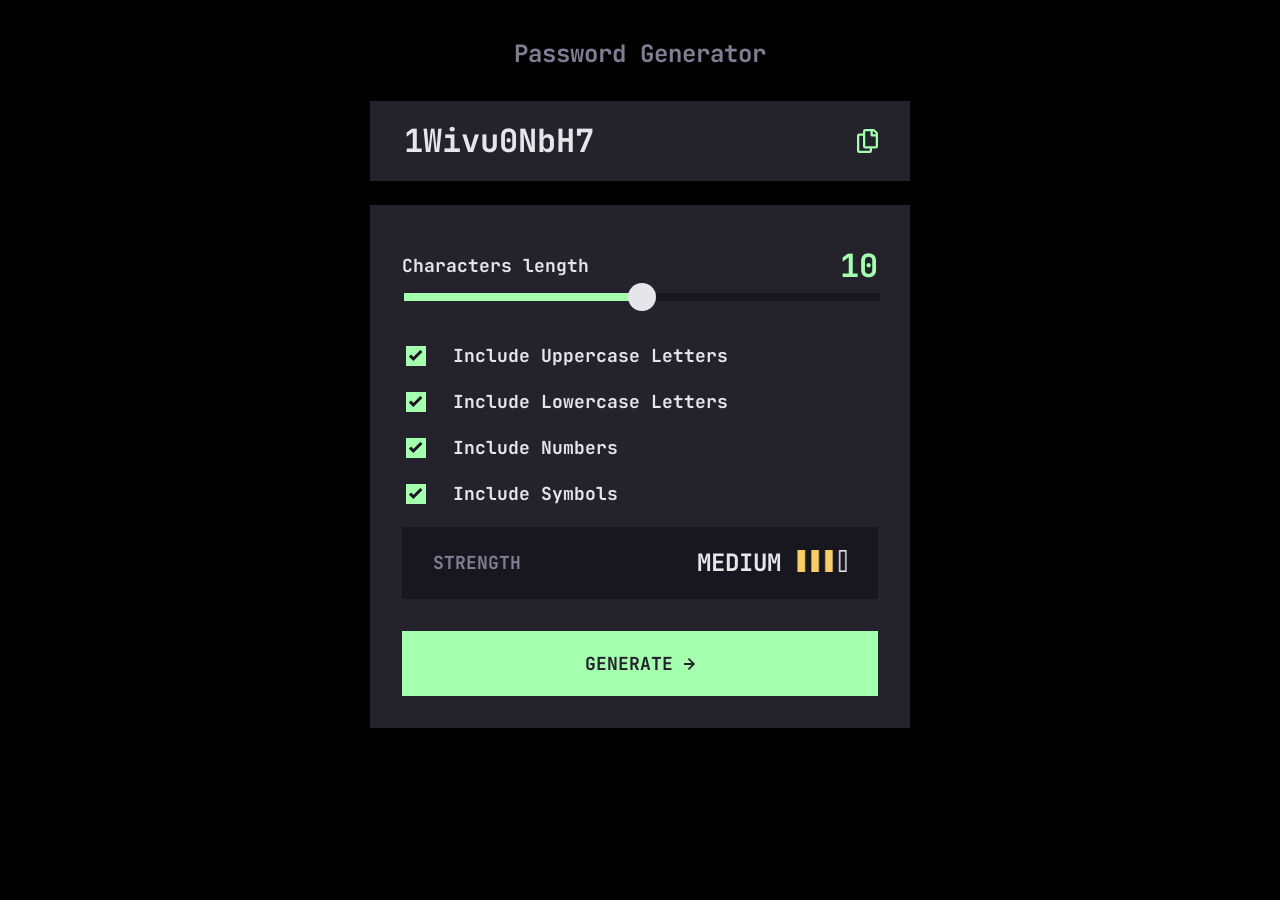
<file: password_generation/index.html>
<!DOCTYPE html>
<html lang="en">

<head>
    <meta charset="UTF-8">
    <meta name="viewport" content="width=device-width, initial-scale=1.0">
    <link rel="stylesheet" href="./style/style.css">
    <link rel="stylesheet" href="./style/reset.css">
    <title>Password Generation</title>
</head>

<body>
    <div class="wrapper">
        <h1>Password Generator</h1>

        <div class="generated_password">
            <input type="text" id="password" value="" placeholder="P4$5W0rD!"  readonly>
            <button id="copy"><p></p><svg width="21" height="24" xmlns="http://www.w3.org/2000/svg">
                    <path
                        d="M20.341 3.091 17.909.659A2.25 2.25 0 0 0 16.319 0H8.25A2.25 2.25 0 0 0 6 2.25V4.5H2.25A2.25 2.25 0 0 0 0 6.75v15A2.25 2.25 0 0 0 2.25 24h10.5A2.25 2.25 0 0 0 15 21.75V19.5h3.75A2.25 2.25 0 0 0 21 17.25V4.682a2.25 2.25 0 0 0-.659-1.591ZM12.469 21.75H2.53a.281.281 0 0 1-.281-.281V7.03a.281.281 0 0 1 .281-.281H6v10.5a2.25 2.25 0 0 0 2.25 2.25h4.5v1.969a.282.282 0 0 1-.281.281Zm6-4.5H8.53a.281.281 0 0 1-.281-.281V2.53a.281.281 0 0 1 .281-.281H13.5v4.125c0 .621.504 1.125 1.125 1.125h4.125v9.469a.282.282 0 0 1-.281.281Zm.281-12h-3v-3h.451c.075 0 .147.03.2.082L18.667 4.6a.283.283 0 0 1 .082.199v.451Z"
                        fill="currentColor" />
                </svg></button>
        </div>
        <section class="options">
            <div>
                <div class="all_length_text">
                    <p>Characters length</p>
                    <span id="lengthText">10</span>
                </div>
                <input type="range" name="length" id="length" min="0" max="20" value="10" step="1">
            </div>

            <div class="field">
                <input type="checkbox" name="uppercase" id="uppercase" checked="true">
                <label for="uppercase">Include Uppercase Letters</label>
            </div>
            <div class="field">
                <input type="checkbox" name="lowercase" id="lowercase" checked="true">
                <label for="lowercase">Include Lowercase Letters</label>
            </div>
            <div class="field">
                <input type="checkbox" name="numbers" id="numbers" checked="true">
                <label for="numbers">Include Numbers</label>
            </div>
            <div class="field">
                <input type="checkbox" name="symbols" id="symbols" checked="true">
                <label for="symbols">Include Symbols</label>
            </div>
            <div class="strength">
                <p>STRENGTH</p>
                <div class="strength-info">
                    <span class="strength-label">MEDIUM</span>
                    <div class="strength-bar" id="strengthBar"></div>
                </div>
            </div>
            <button class="generate">GENERATE <svg width="12" height="12" xmlns="http://www.w3.org/2000/svg"><path fill="currentColor" d="m5.106 12 6-6-6-6-1.265 1.265 3.841 3.84H.001v1.79h7.681l-3.841 3.84z"/></svg></button>

        </section>
    </div>
    <script src="./app.js"></script>
</body>

</html>
</file>
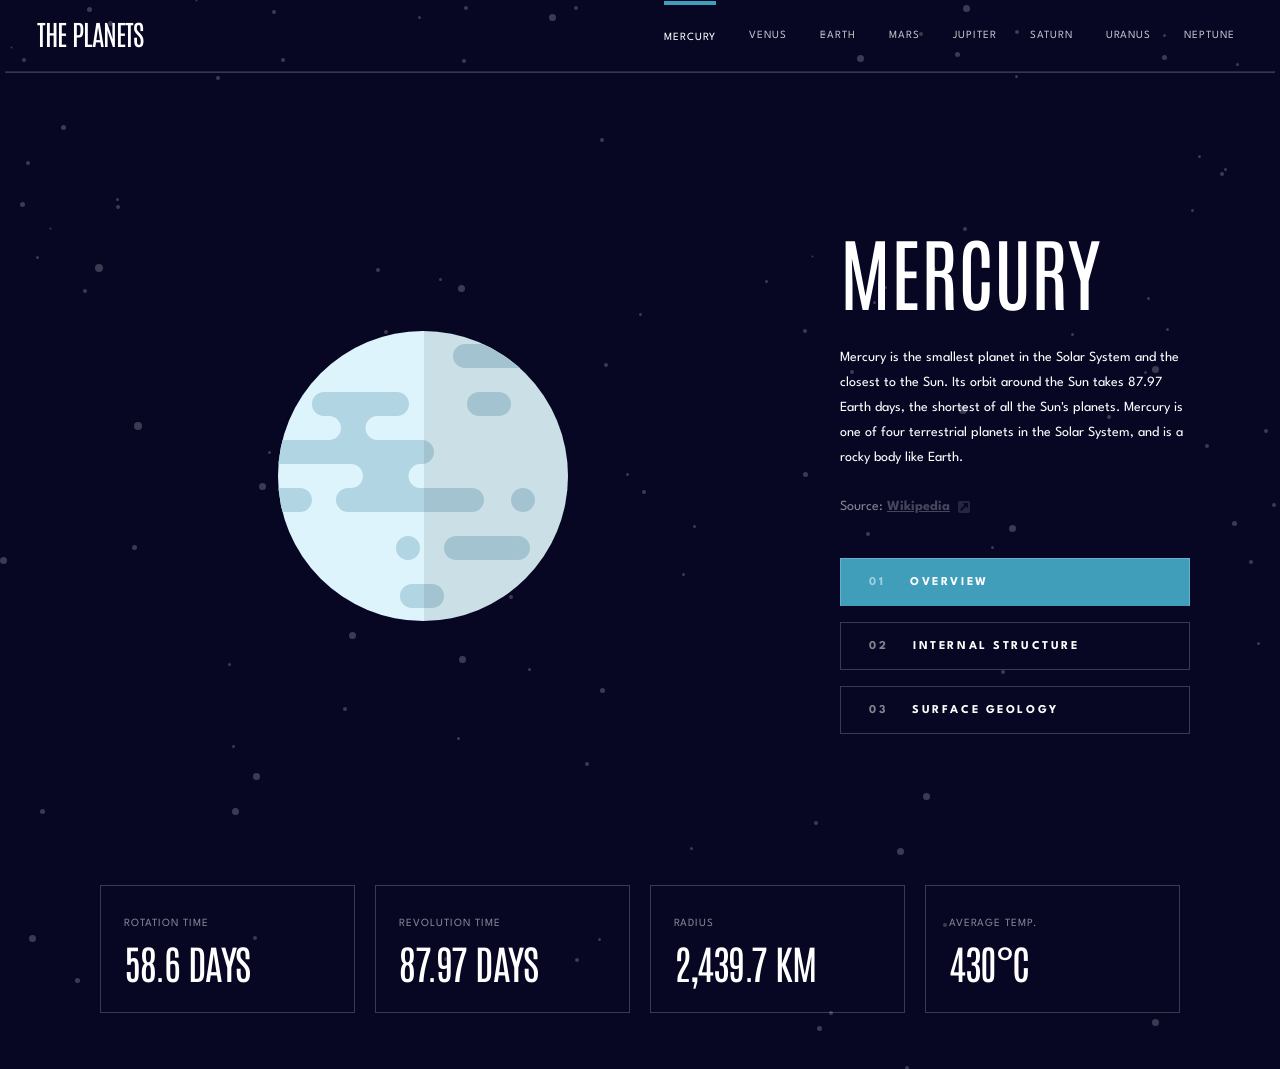
<file: planets/index.html>
<!DOCTYPE html>
<html lang="en">

<head>
    <meta charset="UTF-8">
    <meta name="viewport" content="width=device-width, initial-scale=1.0">
    <link rel="stylesheet" href="./style/reset.css">
    <link rel="stylesheet" href="./style/style.css">
    <link rel="stylesheet" href="./style/tablet.css">
    <link rel="stylesheet" href="./style/mobile.css">
    <link rel="preconnect" href="https://fonts.googleapis.com">
    <link rel="preconnect" href="https://fonts.gstatic.com" crossorigin>
    <link
        href="https://fonts.googleapis.com/css2?family=Antonio:wght@100..700&family=League+Spartan:wght@100..900&display=swap"
        rel="stylesheet">
    <title>Planets</title>
</head>

<body>
    <header class="header">
        <div class="header__logo">THE PLANETS</div>

        <button class="burger ">
            <span></span>
            <span></span>
            <span></span>
        </button>

        <nav class="header__nav planets_mobile_choise">
            <ul class="nav__list">
                <li><button class="planet-btn active_nav" data-planet="mercury" style="--color:#419EBB">MERCURY</button>
                </li>
                <li><button class="planet-btn" data-planet="venus" style="--color:#EDA249">VENUS</button></li>
                <li><button class="planet-btn" data-planet="earth" style="--color:#6f2ed6">EARTH</button></li>
                <li><button class="planet-btn" data-planet="mars" style="--color:#D14C32">MARS</button></li>
                <li><button class="planet-btn" data-planet="jupiter" style="--color:#D83A34">JUPITER</button></li>
                <li><button class="planet-btn" data-planet="saturn" style="--color:#CD5120">SATURN</button></li>
                <li><button class="planet-btn" data-planet="uranus" style="--color:#1ec2a4">URANUS</button></li>
                <li><button class="planet-btn" data-planet="neptune" style="--color:#2d68f0">NEPTUNE</button></li>
            </ul>
        </nav>
    </header>

    <hr>


    <hr class="header__line">

    <main>
        <section class="planets_img">
            <img class="planet_img stucture" src="./images/planet-mercury.svg" alt="planet image">
            <div class="stucture_g "></div>
        </section>

        <section class="planets_info">
            <div class="planets_text">
                <h1 class="planets_name">Mercury</h1>
                <p class="planets_description">
                    Mercury is the smallest planet in the Solar System and the closest to the Sun. Its orbit around the Sun takes 87.97 Earth days, the shortest of all the Sun's planets. Mercury is one of four terrestrial planets in the Solar System, and is a rocky body like Earth.
                </p>
                <div class="wikipedia">Source: <a href="https://en.wikipedia.org/wiki/Mercury_(planet)">Wikipedia</a></div>
            </div>

            <div class="menu ">
                <div class="menu-item active " data-section="overview">
                    <span class="menu-number">01</span>
                    <span class="menu-title">OVERVIEW</span>
                </div>
                <div class="menu-item" data-section="structure">
                    <span class="menu-number">02</span>
                    <span class="menu-title">INTERNAL STRUCTURE</span>
                </div>
                <div class="menu-item" data-section="surface">
                    <span class="menu-number">03</span>
                    <span class="menu-title">SURFACE GEOLOGY</span>
                </div>
            </div>
        
        </section>
    </main>

    <footer>
        <div class="stats">
            <div class="stat-item">
                <h3 class="stat-label">Rotation Time</h3>
                <p class="stat-value rotation">58.6 Days</p>
            </div>
            <div class="stat-item">
                <h3 class="stat-label">Revolution Time</h3>
                <p class="stat-value revolution">87.97 Days</p>
            </div>
            <div class="stat-item">
                <h3 class="stat-label">Radius</h3>
                <p class="stat-value radius">2,439.7 km</p>
            </div>
            <div class="stat-item">
                <h3 class="stat-label">Average Temp.</h3>
                <p class="stat-value temperature">430°C</p>
            </div>
        </div>
    </footer>

    <script src="script.js"></script>
</body>

</html>
</file>
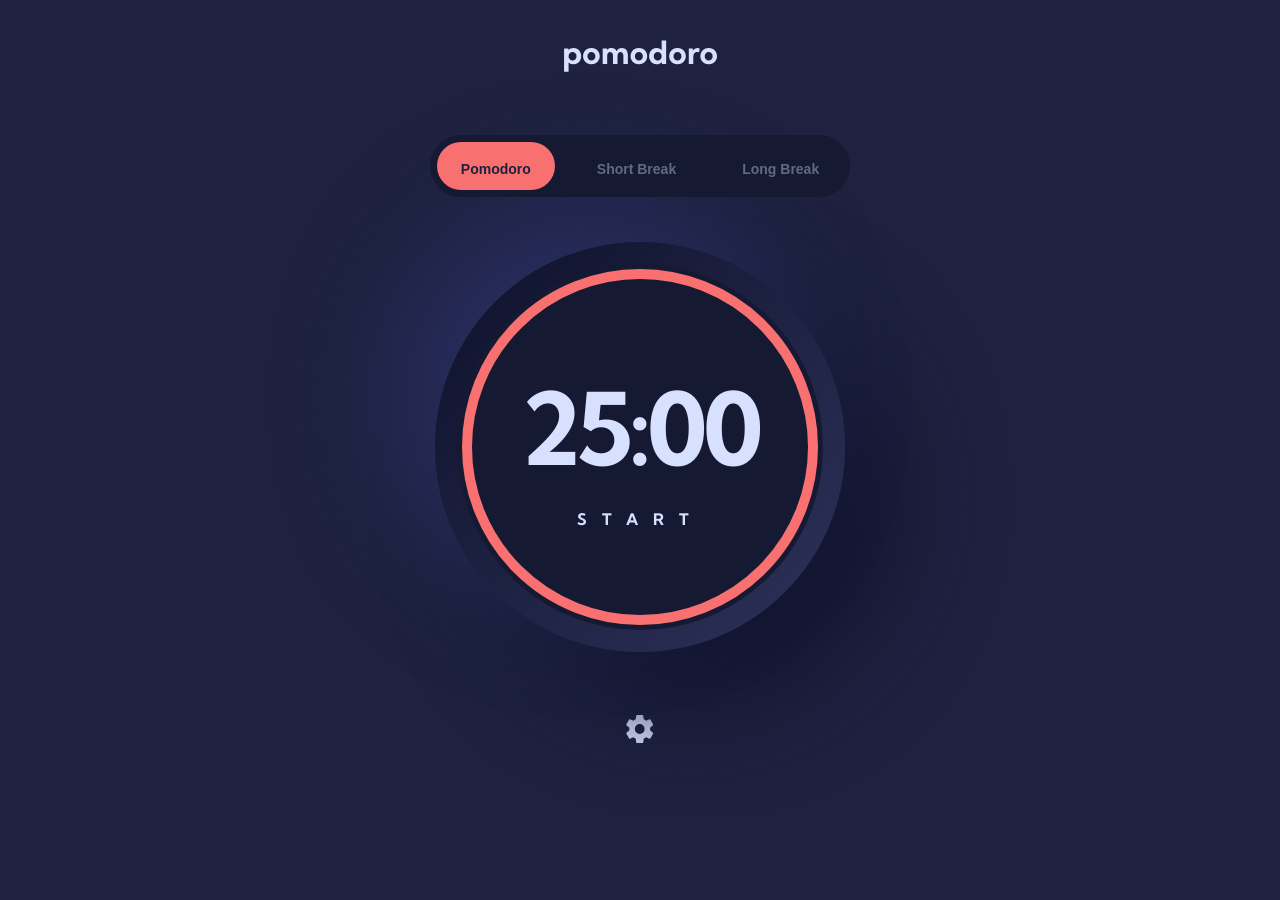
<file: promodro/index.html>
<!DOCTYPE html>
<html lang="en">

<head>
    <meta charset="UTF-8">
    <meta name="viewport" content="width=device-width, initial-scale=1.0">
    <link rel="preconnect" href="https://fonts.googleapis.com">
    <link rel="preconnect" href="https://fonts.gstatic.com" crossorigin>
    <link
        href="https://fonts.googleapis.com/css2?family=Kumbh+Sans:wght@100..900&family=Roboto+Slab:wght@100..900&family=Space+Mono:ital,wght@0,400;0,700;1,400;1,700&display=swap"
        rel="stylesheet">
    <link rel="stylesheet" href="./style/reset.css">
    <link rel="stylesheet" href="./style/style.css">
    <title>Pomodoro</title>
</head>

<body>
    <div class="container">
        <img src="./images/logo.svg" alt="Pomodoro logo">

        <nav class="modes">
            <button class="mode " data-time="1500" data-mode="pomodoro">Pomodoro</button>
            <button class="mode" data-time="300" data-mode="short">Short Break</button>
            <button class="mode" data-time="900" data-mode="long">Long Break</button>
        </nav>
        <section class="circle">
            <div class="timer">


                <svg class="progress-ring" width="366" height="366">
                    <circle class="progress-ring__circle" stroke="var(--active)" stroke-width="10" fill="transparent"
                        r="173" cx="183" cy="183" />
                </svg>

                <div class="time-display">25:00</div>
                <button class="timer-btn">START</button>
            </div>
        </section>

        <button class="settings-btn"> <svg xmlns="http://www.w3.org/2000/svg" width="28" height="28">
                <path fill="#D7E0FF"
                    d="M26.965 17.682l-2.927-2.317c.055-.448.097-.903.097-1.365 0-.462-.042-.917-.097-1.365l2.934-2.317a.702.702 0 00.167-.896l-2.775-4.851a.683.683 0 00-.847-.301l-3.454 1.407a10.506 10.506 0 00-2.345-1.379l-.52-3.71A.716.716 0 0016.503 0h-5.55a.703.703 0 00-.687.588l-.52 3.71c-.847.357-1.63.819-2.345 1.379L3.947 4.27a.691.691 0 00-.847.301L.325 9.422a.705.705 0 00.167.896l2.927 2.317c-.055.448-.097.903-.097 1.365 0 .462.042.917.097 1.365L.492 17.682a.702.702 0 00-.167.896L3.1 23.429a.683.683 0 00.847.301L7.4 22.323a10.506 10.506 0 002.345 1.379l.52 3.71c.056.329.34.588.687.588h5.55a.703.703 0 00.687-.588l.52-3.71c.847-.357 1.631-.819 2.346-1.379l3.454 1.407c.313.119.673 0 .847-.301l2.775-4.851a.705.705 0 00-.167-.896zM13.73 18.9c-2.685 0-4.857-2.191-4.857-4.9 0-2.709 2.172-4.9 4.857-4.9 2.684 0 4.856 2.191 4.856 4.9 0 2.71-2.172 4.9-4.856 4.9z" />
            </svg></button>
        <div class="modal active">
            <div class="modal-content">
                <h2>Settings</h2>
                <hr>
                <h4>TIME (MINUTES)</h4>
                <div class="time-settings">
                    <div class="break-settings">
                        <label for="pomodoro">Pomodoro </label>
                        <div class="number-input">
                            <input type="number" id="pomodoro" name="pomodoro" value="25" min="1" max="60" />
                            <div class="arrows">
                                <button class="arrow up" type="button">
                                    <svg xmlns="http://www.w3.org/2000/svg" width="14" height="7">
                                        <path fill="none" stroke="#1E213F" stroke-opacity=".25" stroke-width="2"
                                            d="M1 6l6-4 6 4" />
                                    </svg>
                                </button>
                                <button class="arrow down" type="button">
                                    <svg xmlns="http://www.w3.org/2000/svg" width="14" height="7">
                                        <path fill="none" stroke="#1E213F" stroke-opacity=".25" stroke-width="2"
                                            d="M1 1l6 4 6-4" />
                                    </svg>
                                </button>
                            </div>
                        </div>
                    </div>
                    <div class="break-settings">
                        <label for="short-break">Short Break</label>
                        <div class="number-input">
                            <input type="number" id="short-break" name="short-break" value="5" min="1" max="15" />
                            <div class="arrows">
                                <button class="arrow up" type="button">
                                    <svg xmlns="http://www.w3.org/2000/svg" width="14" height="7">
                                        <path fill="none" stroke="#1E213F" stroke-opacity=".25" stroke-width="2"
                                            d="M1 6l6-4 6 4" />
                                    </svg>
                                </button>
                                <button class="arrow down" type="button">
                                    <svg xmlns="http://www.w3.org/2000/svg" width="14" height="7">
                                        <path fill="none" stroke="#1E213F" stroke-opacity=".25" stroke-width="2"
                                            d="M1 1l6 4 6-4" />
                                    </svg>
                                </button>
                            </div>
                        </div>
                    </div>

                    <div class="break-settings">
                        <label for="long-break">Long Break</label>
                        <div class="number-input">
                            <input type="number" id="long-break" name="long-break" value="15" min="1" max="30" />
                            <div class="arrows">
                                <button class="arrow up" type="button">
                                    <svg xmlns="http://www.w3.org/2000/svg" width="14" height="7">
                                        <path fill="none" stroke="#1E213F" stroke-opacity=".25" stroke-width="2"
                                            d="M1 6l6-4 6 4" />
                                    </svg>
                                </button>
                                <button class="arrow down" type="button">
                                    <svg xmlns="http://www.w3.org/2000/svg" width="14" height="7">
                                        <path fill="none" stroke="#1E213F" stroke-opacity=".25" stroke-width="2"
                                            d="M1 1l6 4 6-4" />
                                    </svg>
                                </button>
                            </div>
                        </div>
                    </div>
                </div>
                <button id="close-btn" aria-label="Close modal">&times;</button>
                <hr>
                <div class="text-and-color">
                    <p>FONT</p>
                    <div class="font-options">
                        <input type="radio" name="font" id="font1" checked>
                        <label for="font1"><span>Aa</span></label>

                        <input type="radio" name="font" id="font2">
                        <label for="font2"><span>Aa</span></label>

                        <input type="radio" name="font" id="font3">
                        <label for="font3"><span>Aa</span></label>
                    </div>
                </div>
                <hr>
                <div class="text-and-color">
                    <p>COLOR</p>
                    <div class="color-options">
                        <input type="radio" name="color" id="color1" checked>
                        <input type="radio" name="color" id="color2">
                        <input type="radio" name="color" id="color3">
                    </div>
                </div>
                <button class="apply-btn">Apply</button>
            </div>
        </div>
    </div>
    <script src="./script.js"></script>
</body>

</html>
</file>
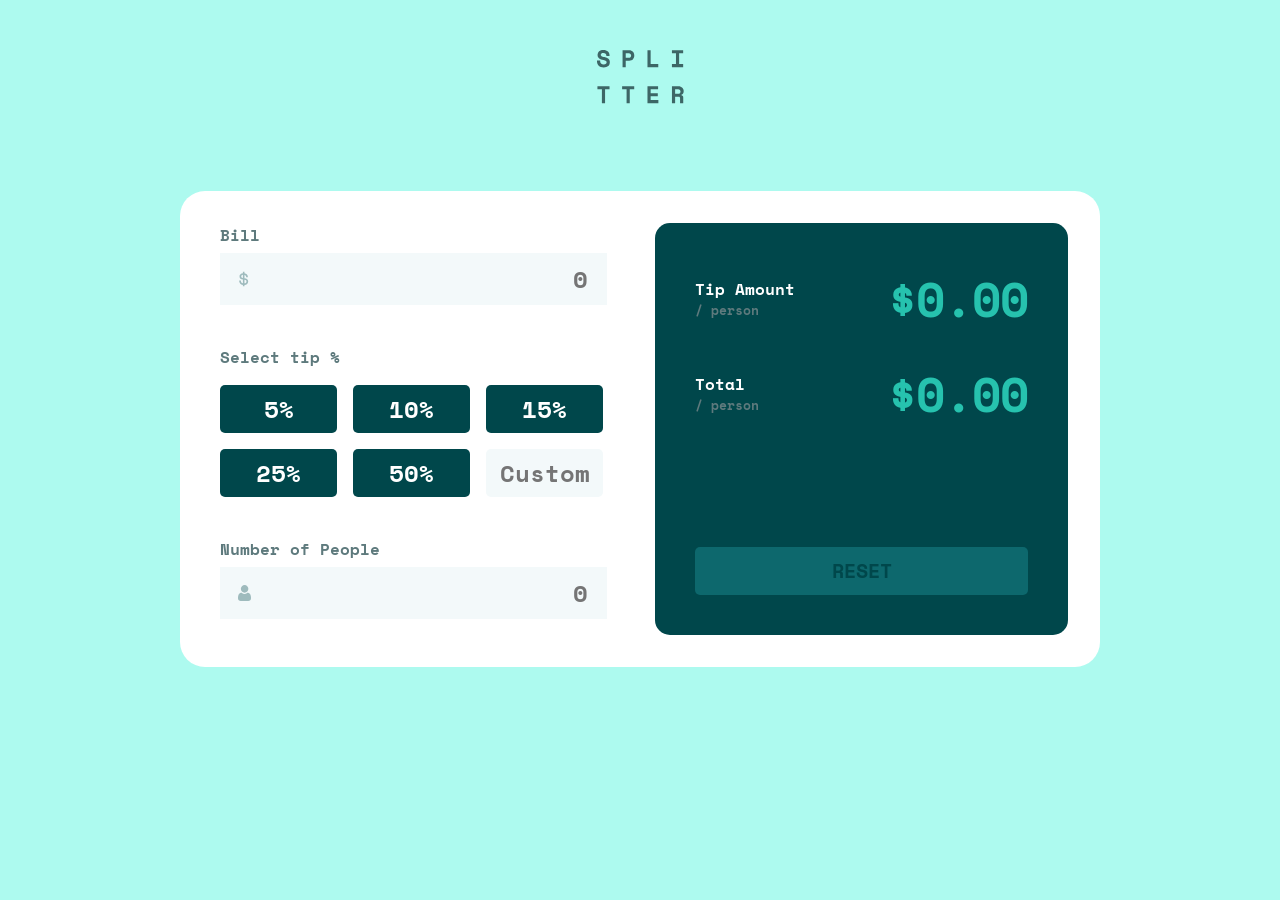
<file: tipСalculator/index.html>
<!DOCTYPE html>
<html lang="en">

<head>
  <meta charset="UTF-8">
  <meta name="viewport" content="width=device-width, initial-scale=1.0">


  <link rel="icon" type="image/png" sizes="32x32" href="./images/favicon-32x32.png">
  <link rel="stylesheet" href="./style/reset.css">
  <link rel="stylesheet" href="./style/style.css">
  <link rel="preconnect" href="https://fonts.googleapis.com">
  <link rel="preconnect" href="https://fonts.gstatic.com" crossorigin>
  <link href="https://fonts.googleapis.com/css2?family=Space+Mono:ital,wght@0,400;0,700;1,400;1,700&display=swap"
    rel="stylesheet">
  <title>Tip calculator app</title>


</head>

<body>
  <div class="container">
    <img src="./images/logo.svg" alt="splitting bill logo">
    <div class="calculator">
      <section class="information">
        <div class="input-container-bill">
          <label for="bill">Bill</label>
          <div class="input-icon">
            <span class="icon-dollar"></span>
            <input type="number" placeholder="0" class="bill" id="bill">
          </div>
        </div>
        <p class="select-tip">Select tip %</p>
        <div class="tip-container">
          <button class="tip" value="5">5%</button>
          <button class="tip" value="10">10%</button>
          <button class="tip" value="15">15%</button>
          <button class="tip" value="25">25%</button>
          <button class="tip" value="50">50%</button>
          <input type="number" placeholder="Custom" value="" class="custom-tip">
        </div>

        <div class="input-container-people">
          <label for="people">Number of People</label>
          <div class="input-icon">
            <span class="icon-people"></span>
            <input type="number" placeholder="0" class="people" id="people">
          </div>
        </div>
      </section>

      <section class="screeninformation">
        <section>
          <div class="tip-amount">
            <div>
              <p class="tip-amount-label">Tip Amount</p>
              <p class="total-person">/ person</p>
            </div>

            <p class="tip-amount-amount">$0.00</p>
          </div>
          <div class="total">
            <div class="total-container">
              <div>
                <p class="tip-amount-label">Total</p>
                <p class="total-person">/ person</p>
              </div>
            </div>
            <p class="total-amount">$0.00</p>
          </div>
        </section>
        <button class="reset notactive" >RESET</button>
      </section>
    </div>
  </div>


  <script src="./app.js"></script>
</body>

</html>
</file>
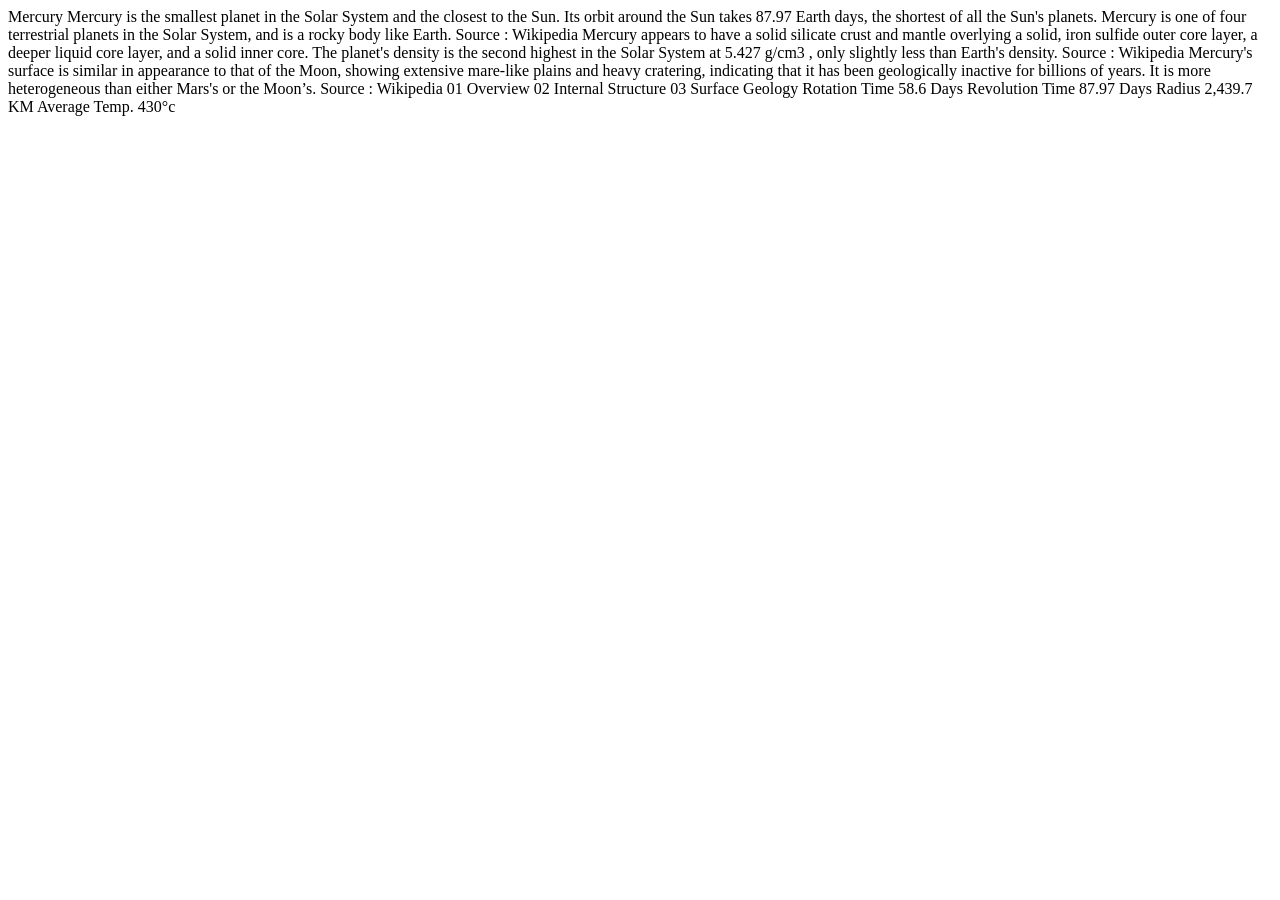
<file: planets/starter-code/index.html>
<!DOCTYPE html>
<html lang="en">
<head>
  <meta charset="UTF-8">
  <meta name="viewport" content="width=device-width, initial-scale=1.0">

  <link rel="icon" type="image/png" sizes="32x32" href="./assets/favicon-32x32.png">
  
  <title>Frontend Mentor | Planets fact site</title>
</head>
<body>
  Mercury

  <!-- Overview Content Start -->

  Mercury is the smallest planet in the Solar System and the closest 
  to the Sun. Its orbit around the Sun takes 87.97 Earth days, the 
  shortest of all the Sun's planets. Mercury is one of four terrestrial 
  planets in the Solar System, and is a rocky body like Earth.

  Source : Wikipedia <!-- URL: https://en.wikipedia.org/wiki/Mercury_(planet) -->

  <!-- Overview Content End -->

  <!-- Internal Structure Content Start -->

  Mercury appears to have a solid silicate crust and mantle overlying a 
  solid, iron sulfide outer core layer, a deeper liquid core layer, and 
  a solid inner core. The planet's density is the second highest in the 
  Solar System at 5.427 g/cm3 , only slightly less than Earth's density.

  Source : Wikipedia <!-- URL: https://en.wikipedia.org/wiki/Mercury_(planet)#Internal_structure -->

  <!-- Internal Structure Content End -->

  <!-- Surface Geology Content Start -->

  Mercury's surface is similar in appearance to that of the Moon, showing 
  extensive mare-like plains and heavy cratering, indicating that it has 
  been geologically inactive for billions of years. It is more heterogeneous 
  than either Mars's or the Moon’s.

  Source : Wikipedia <!-- URL: https://en.wikipedia.org/wiki/Mercury_(planet)#Surface_geology -->

  <!-- Surface Geology Content End -->

  01 Overview
  02 Internal Structure
  03 Surface Geology

  Rotation Time
  58.6 Days

  Revolution Time
  87.97 Days

  Radius
  2,439.7 KM

  Average Temp.
  430°c
</body>
</html>
</file>
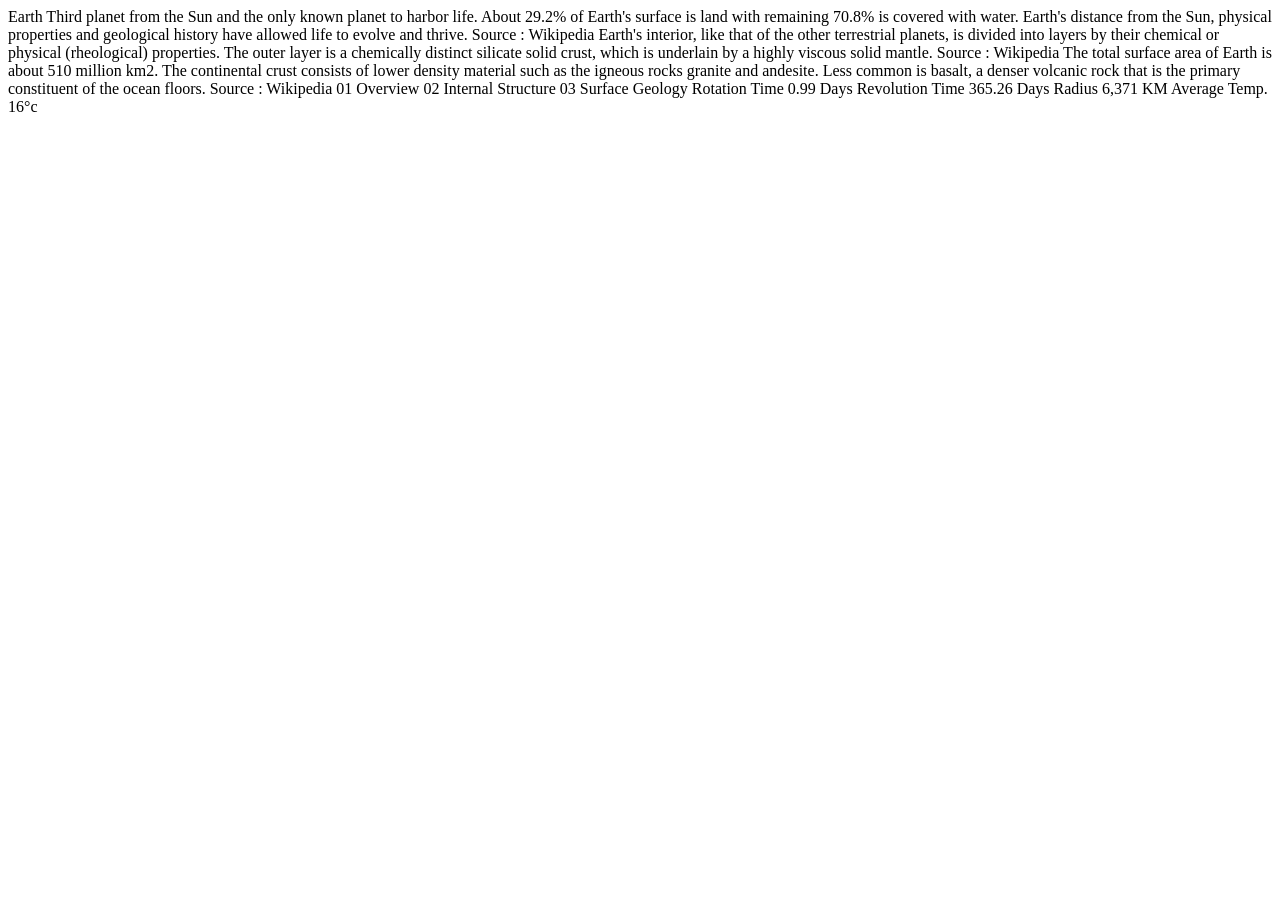
<file: planets/starter-code/earth.html>
<!DOCTYPE html>
<html lang="en">
<head>
  <meta charset="UTF-8">
  <meta name="viewport" content="width=device-width, initial-scale=1.0">

  <link rel="icon" type="image/png" sizes="32x32" href="./assets/favicon-32x32.png">
  
  <title>Frontend Mentor | Planets fact site</title>
</head>
<body>
  Earth

  <!-- Overview Content Start -->

  Third planet from the Sun and the only known planet to harbor life. 
  About 29.2% of Earth's surface is land with remaining 70.8% is 
  covered with water. Earth's distance from the Sun, physical properties 
  and geological history have allowed life to evolve and thrive.

  Source : Wikipedia <!-- URL: https://en.wikipedia.org/wiki/Earth -->

  <!-- Overview Content End -->

  <!-- Internal Structure Content Start -->

  Earth's interior, like that of the other terrestrial planets, is divided 
  into layers by their chemical or physical (rheological) properties. The 
  outer layer is a chemically distinct silicate solid crust, which is 
  underlain by a highly viscous solid mantle.

  Source : Wikipedia <!-- URL: https://en.wikipedia.org/wiki/Earth#Internal_structure -->

  <!-- Internal Structure Content End -->

  <!-- Surface Geology Content Start -->

  The total surface area of Earth is about 510 million km2. The continental 
  crust consists of lower density material such as the igneous rocks granite 
  and andesite. Less common is basalt, a denser volcanic rock that is the 
  primary constituent of the ocean floors.

  Source : Wikipedia <!-- URL: https://en.wikipedia.org/wiki/Earth#Surface -->

  <!-- Surface Geology Content End -->

  01 Overview
  02 Internal Structure
  03 Surface Geology

  Rotation Time
  0.99 Days

  Revolution Time
  365.26 Days

  Radius
  6,371 KM

  Average Temp.
  16°c
</body>
</html>
</file>
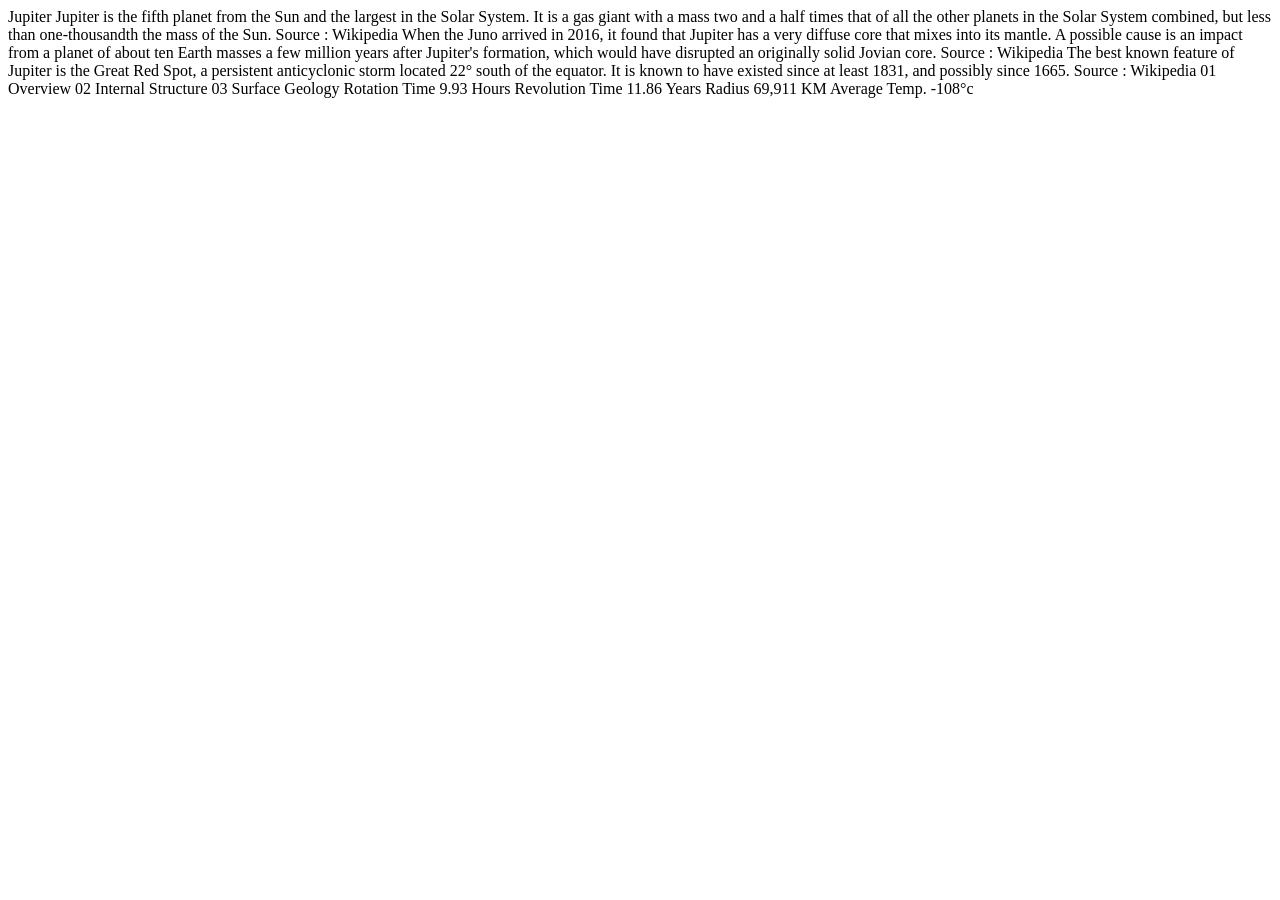
<file: planets/starter-code/jupiter.html>
<!DOCTYPE html>
<html lang="en">
<head>
  <meta charset="UTF-8">
  <meta name="viewport" content="width=device-width, initial-scale=1.0">

  <link rel="icon" type="image/png" sizes="32x32" href="./assets/favicon-32x32.png">
  
  <title>Frontend Mentor | Planets fact site</title>
</head>
<body>
  Jupiter

  <!-- Overview Content Start -->

  Jupiter is the fifth planet from the Sun and the largest in the Solar System. 
  It is a gas giant with a mass two and a half times that of all the other 
  planets in the Solar System combined, but less than one-thousandth the mass 
  of the Sun.

  Source : Wikipedia <!-- URL: https://en.wikipedia.org/wiki/Jupiter -->

  <!-- Overview Content End -->

  <!-- Internal Structure Content Start -->

  When the Juno arrived in 2016, it found that Jupiter has a very diffuse core 
  that mixes into its mantle. A possible cause is an impact from a planet of 
  about ten Earth masses a few million years after Jupiter's formation, which 
  would have disrupted an originally solid Jovian core.

  Source : Wikipedia <!-- URL: https://en.wikipedia.org/wiki/Jupiter#Internal_structure -->

  <!-- Internal Structure Content End -->

  <!-- Surface Geology Content Start -->

  The best known feature of Jupiter is the Great Red Spot, a persistent 
  anticyclonic storm located 22° south of the equator. It is known to have 
  existed since at least 1831, and possibly since 1665.

  Source : Wikipedia <!-- URL: https://en.wikipedia.org/wiki/Jupiter#Great_Red_Spot_and_other_vortices -->

  <!-- Surface Geology Content End -->

  01 Overview
  02 Internal Structure
  03 Surface Geology

  Rotation Time
  9.93 Hours

  Revolution Time
  11.86 Years

  Radius
  69,911 KM

  Average Temp.
  -108°c
</body>
</html>
</file>
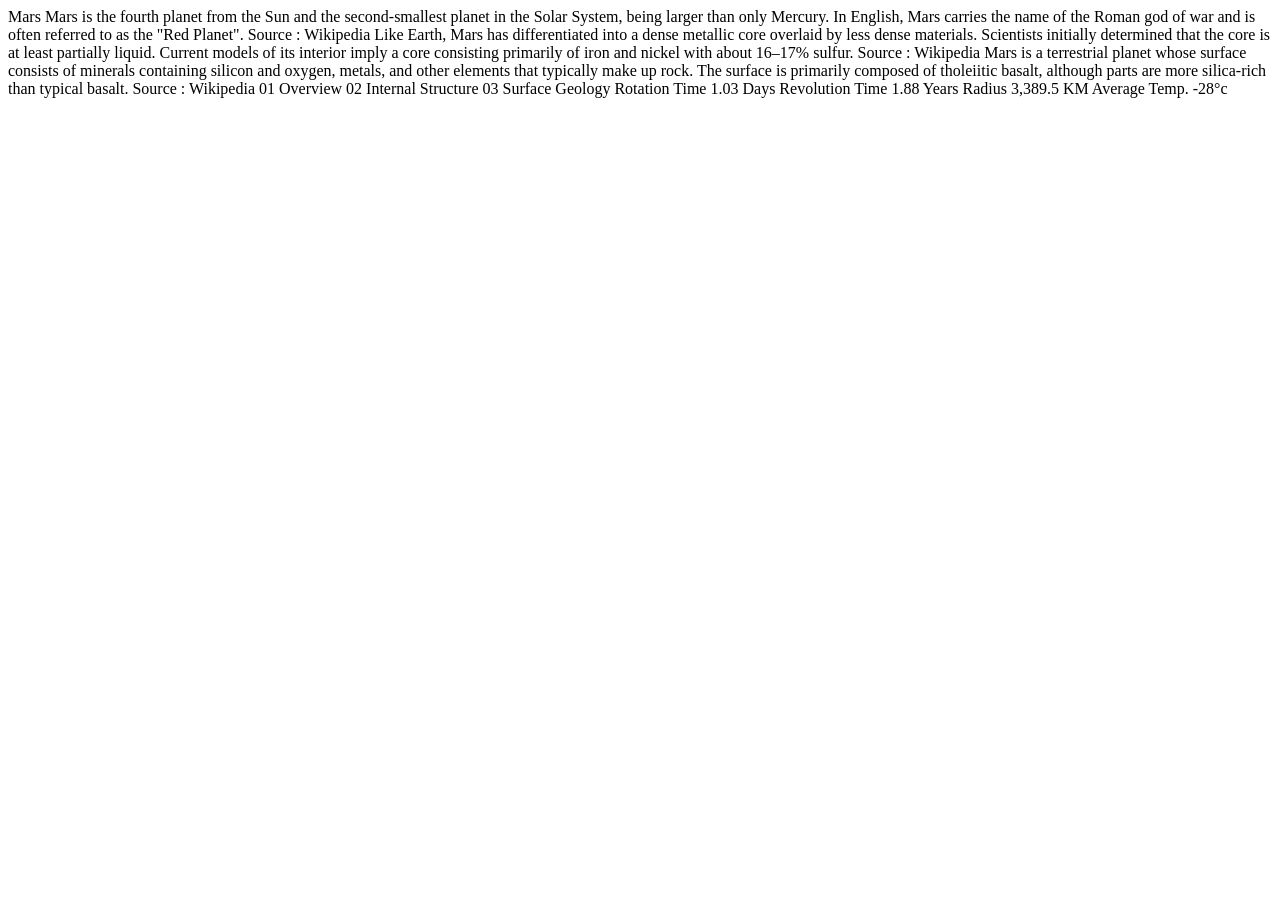
<file: planets/starter-code/mars.html>
<!DOCTYPE html>
<html lang="en">
<head>
  <meta charset="UTF-8">
  <meta name="viewport" content="width=device-width, initial-scale=1.0">

  <link rel="icon" type="image/png" sizes="32x32" href="./assets/favicon-32x32.png">
  
  <title>Frontend Mentor | Planets fact site</title>
</head>
<body>
  Mars

  <!-- Overview Content Start -->

  Mars is the fourth planet from the Sun and the second-smallest planet 
  in the Solar System, being larger than only Mercury. In English, Mars 
  carries the name of the Roman god of war and is often referred to as 
  the "Red Planet".

  Source : Wikipedia <!-- URL: https://en.wikipedia.org/wiki/Mars -->

  <!-- Overview Content End -->

  <!-- Internal Structure Content Start -->

  Like Earth, Mars has differentiated into a dense metallic core overlaid 
  by less dense materials. Scientists initially determined that the core 
  is at least partially liquid. Current models of its interior imply a 
  core consisting primarily of iron and nickel with about 16–17% sulfur.

  Source : Wikipedia <!-- URL: https://en.wikipedia.org/wiki/Mars#Internal_structure -->

  <!-- Internal Structure Content End -->

  <!-- Surface Geology Content Start -->

  Mars is a terrestrial planet whose surface consists of minerals containing 
  silicon and oxygen, metals, and other elements that typically make up rock. 
  The surface is primarily composed of tholeiitic basalt, although parts are 
  more silica-rich than typical basalt.

  Source : Wikipedia <!-- URL: https://en.wikipedia.org/wiki/Mars#Surface_geology -->

  <!-- Surface Geology Content End -->

  01 Overview
  02 Internal Structure
  03 Surface Geology

  Rotation Time
  1.03 Days

  Revolution Time
  1.88 Years

  Radius
  3,389.5 KM

  Average Temp.
  -28°c
</body>
</html>
</file>
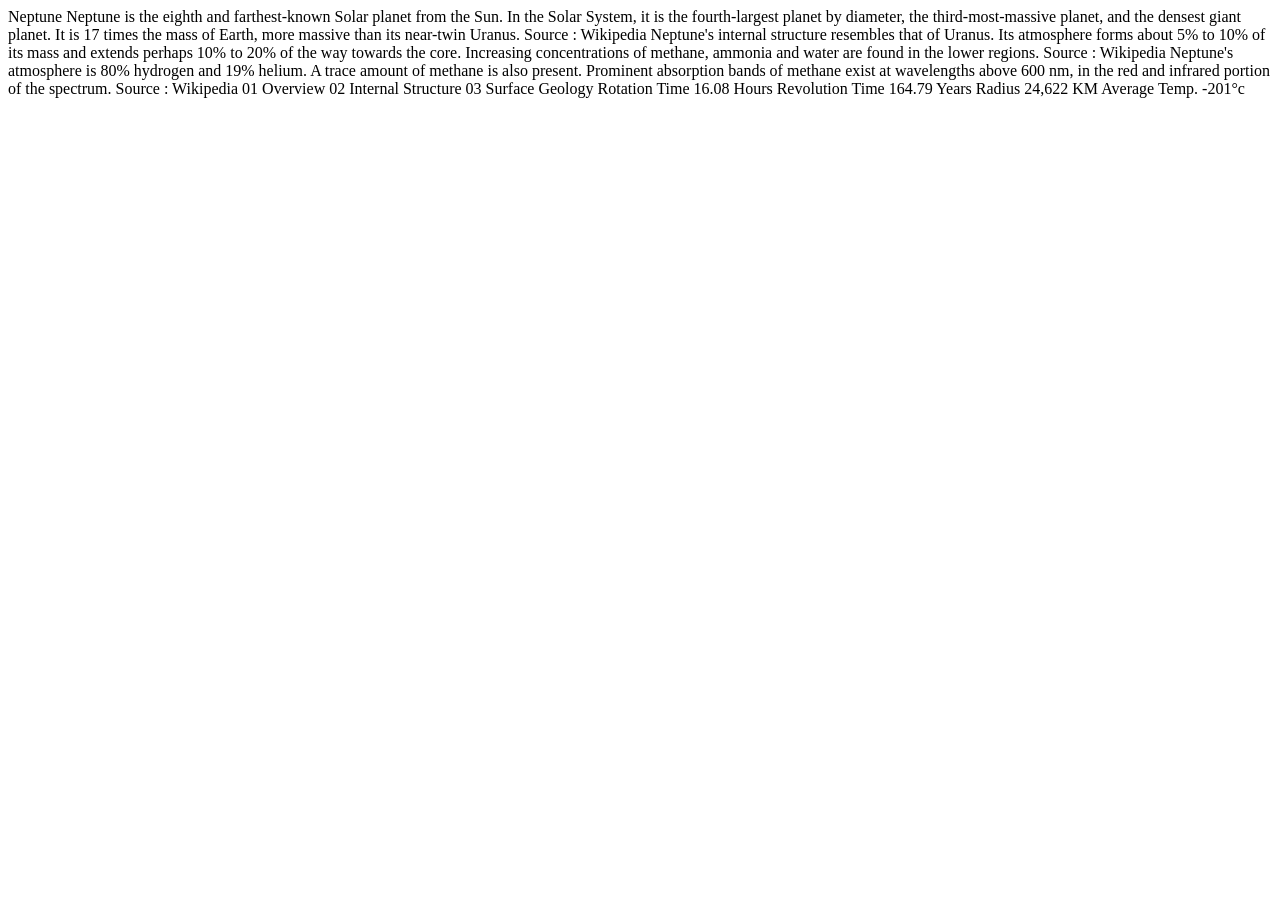
<file: planets/starter-code/neptune.html>
<!DOCTYPE html>
<html lang="en">
<head>
  <meta charset="UTF-8">
  <meta name="viewport" content="width=device-width, initial-scale=1.0">

  <link rel="icon" type="image/png" sizes="32x32" href="./assets/favicon-32x32.png">
  
  <title>Frontend Mentor | Planets fact site</title>
</head>
<body>
  Neptune

  <!-- Overview Content Start -->

  Neptune is the eighth and farthest-known Solar planet from the Sun. In the Solar 
  System, it is the fourth-largest planet by diameter, the third-most-massive planet, 
  and the densest giant planet. It is 17 times the mass of Earth, more massive than 
  its near-twin Uranus.

  Source : Wikipedia <!-- URL: https://en.wikipedia.org/wiki/Neptune -->

  <!-- Overview Content End -->

  <!-- Internal Structure Content Start -->

  Neptune's internal structure resembles that of Uranus. Its atmosphere forms about 5% 
  to 10% of its mass and extends perhaps 10% to 20% of the way towards the core. 
  Increasing concentrations of methane, ammonia and water are found in the lower regions.

  Source : Wikipedia <!-- URL: https://en.wikipedia.org/wiki/Neptune#Internal_structure -->

  <!-- Internal Structure Content End -->

  <!-- Surface Geology Content Start -->

  Neptune's atmosphere is 80% hydrogen and 19% helium. A trace amount of methane is also 
  present. Prominent absorption bands of methane exist at wavelengths above 600 nm, in 
  the red and infrared portion of the spectrum.

  Source : Wikipedia <!-- URL: https://en.wikipedia.org/wiki/Neptune#Atmosphere -->

  <!-- Surface Geology Content End -->

  01 Overview
  02 Internal Structure
  03 Surface Geology

  Rotation Time
  16.08 Hours

  Revolution Time
  164.79 Years

  Radius
  24,622 KM

  Average Temp.
  -201°c
</body>
</html>
</file>
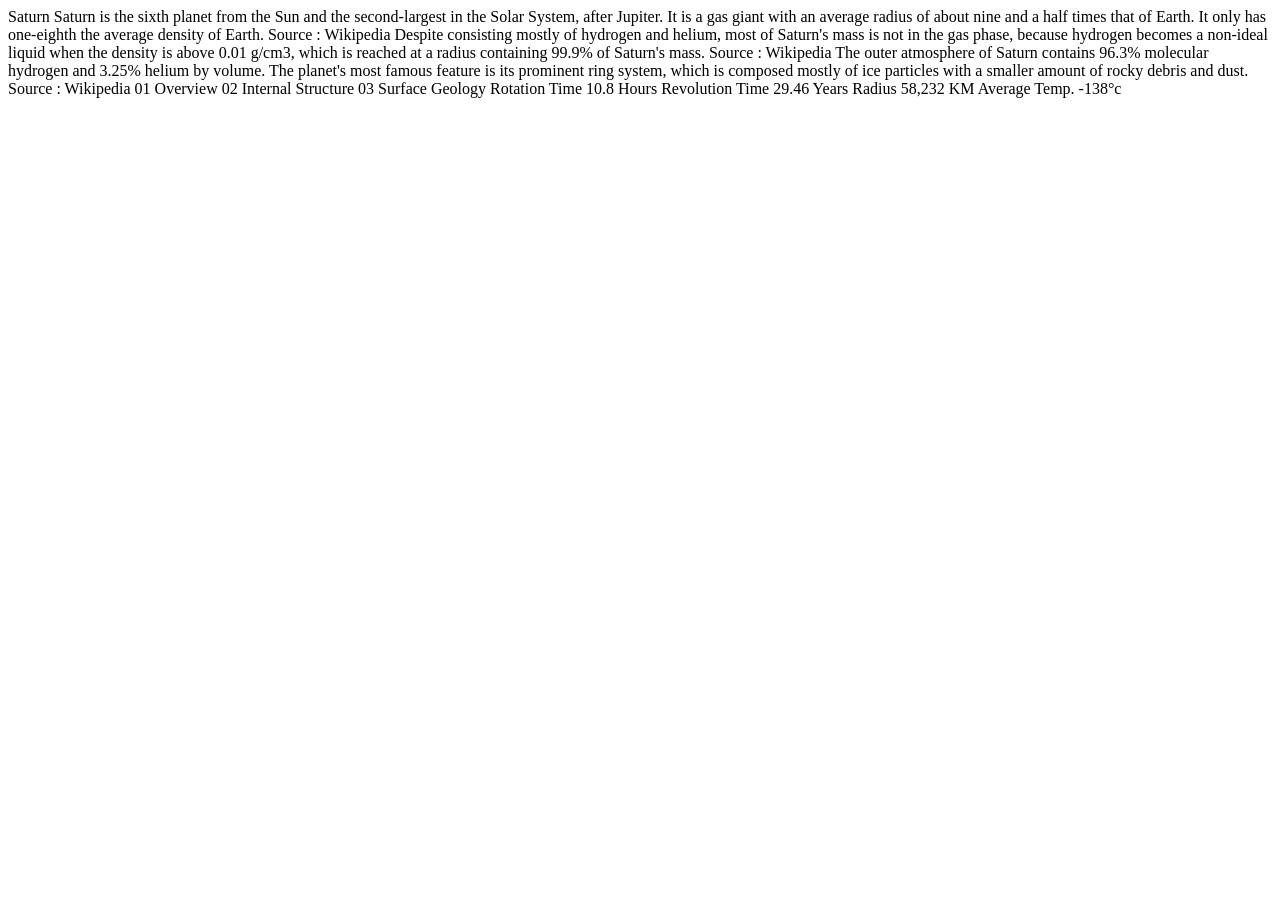
<file: planets/starter-code/saturn.html>
<!DOCTYPE html>
<html lang="en">
<head>
  <meta charset="UTF-8">
  <meta name="viewport" content="width=device-width, initial-scale=1.0">

  <link rel="icon" type="image/png" sizes="32x32" href="./assets/favicon-32x32.png">
  
  <title>Frontend Mentor | Planets fact site</title>
</head>
<body>
  Saturn

  <!-- Overview Content Start -->

  Saturn is the sixth planet from the Sun and the second-largest in the Solar 
  System, after Jupiter. It is a gas giant with an average radius of about 
  nine and a half times that of Earth. It only has one-eighth the average 
  density of Earth.

  Source : Wikipedia <!-- URL: https://en.wikipedia.org/wiki/Saturn -->

  <!-- Overview Content End -->

  <!-- Internal Structure Content Start -->

  Despite consisting mostly of hydrogen and helium, most of Saturn's mass 
  is not in the gas phase, because hydrogen becomes a non-ideal liquid 
  when the density is above 0.01 g/cm3, which is reached at a radius 
  containing 99.9% of Saturn's mass.

  Source : Wikipedia <!-- URL: https://en.wikipedia.org/wiki/Saturn#Internal_structure -->

  <!-- Internal Structure Content End -->

  <!-- Surface Geology Content Start -->

  The outer atmosphere of Saturn contains 96.3% molecular hydrogen and 3.25% 
  helium by volume. The planet's most famous feature is its prominent ring 
  system, which is composed mostly of ice particles with a smaller amount 
  of rocky debris and dust. 

  Source : Wikipedia <!-- URL: https://en.wikipedia.org/wiki/Saturn#Atmosphere -->

  <!-- Surface Geology Content End -->

  01 Overview
  02 Internal Structure
  03 Surface Geology

  Rotation Time
  10.8 Hours

  Revolution Time
  29.46 Years

  Radius
  58,232 KM

  Average Temp.
  -138°c
</body>
</html>
</file>
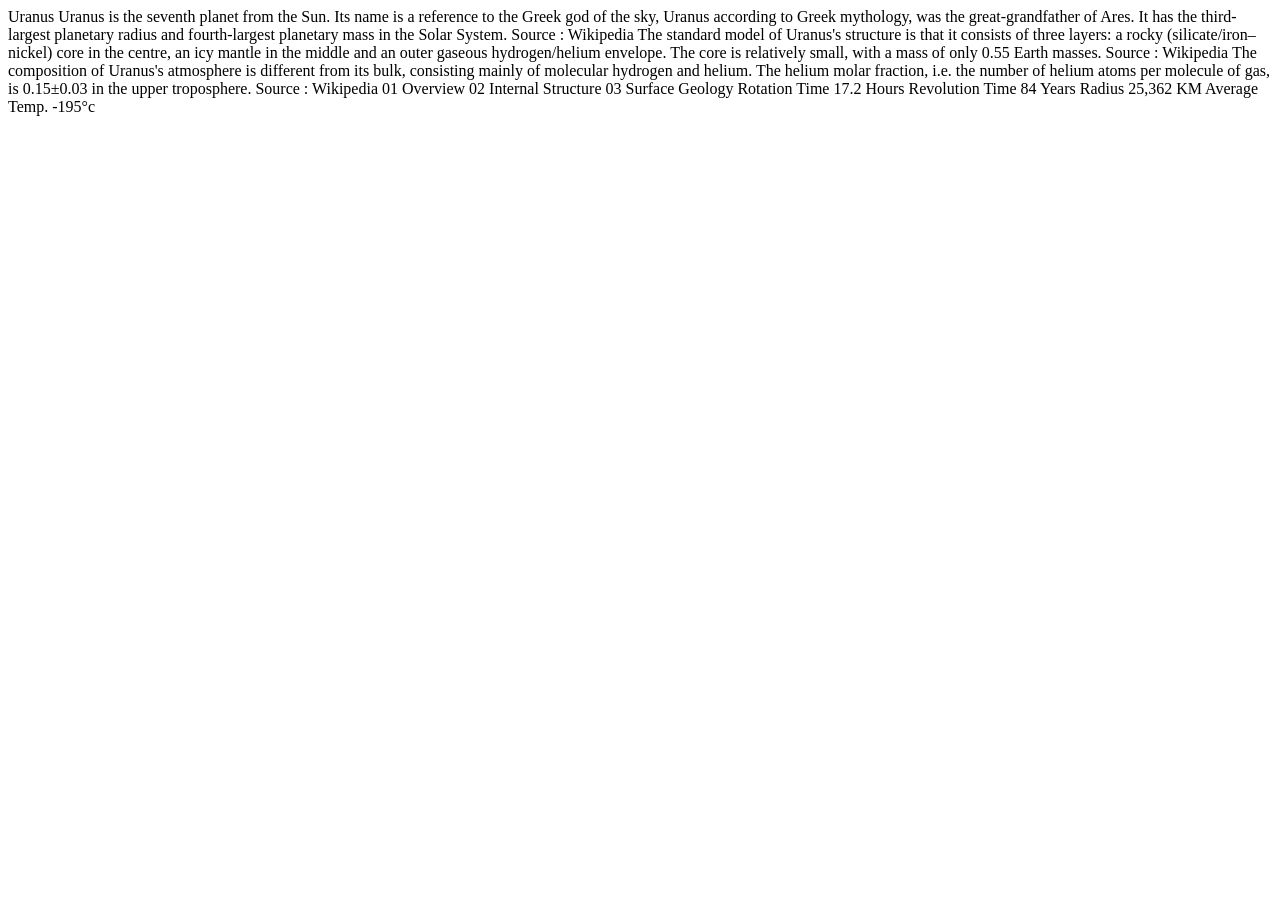
<file: planets/starter-code/uranus.html>
<!DOCTYPE html>
<html lang="en">
<head>
  <meta charset="UTF-8">
  <meta name="viewport" content="width=device-width, initial-scale=1.0">

  <link rel="icon" type="image/png" sizes="32x32" href="./assets/favicon-32x32.png">
  
  <title>Frontend Mentor | Planets fact site</title>
</head>
<body>
  Uranus

  <!-- Overview Content Start -->

  Uranus is the seventh planet from the Sun. Its name is a reference to the 
  Greek god of the sky, Uranus according to Greek mythology, was the great-grandfather 
  of Ares. It has the third-largest planetary radius and fourth-largest planetary 
  mass in the Solar System.

  Source : Wikipedia <!-- URL: https://en.wikipedia.org/wiki/Uranus -->

  <!-- Overview Content End -->

  <!-- Internal Structure Content Start -->

  The standard model of Uranus's structure is that it consists of three layers: a 
  rocky (silicate/iron–nickel) core in the centre, an icy mantle in the middle and 
  an outer gaseous hydrogen/helium envelope. The core is relatively small, with a 
  mass of only 0.55 Earth masses.

  Source : Wikipedia <!-- URL: https://en.wikipedia.org/wiki/Uranus#Internal_structure -->

  <!-- Internal Structure Content End -->

  <!-- Surface Geology Content Start -->

  The composition of Uranus's atmosphere is different from its bulk, consisting mainly 
  of molecular hydrogen and helium. The helium molar fraction, i.e. the number of 
  helium atoms per molecule of gas, is 0.15±0.03 in the upper troposphere.

  Source : Wikipedia <!-- URL: https://en.wikipedia.org/wiki/Uranus#Atmosphere -->

  <!-- Surface Geology Content End -->

  01 Overview
  02 Internal Structure
  03 Surface Geology

  Rotation Time
  17.2 Hours

  Revolution Time
  84 Years

  Radius
  25,362 KM

  Average Temp.
  -195°c
</body>
</html>
</file>
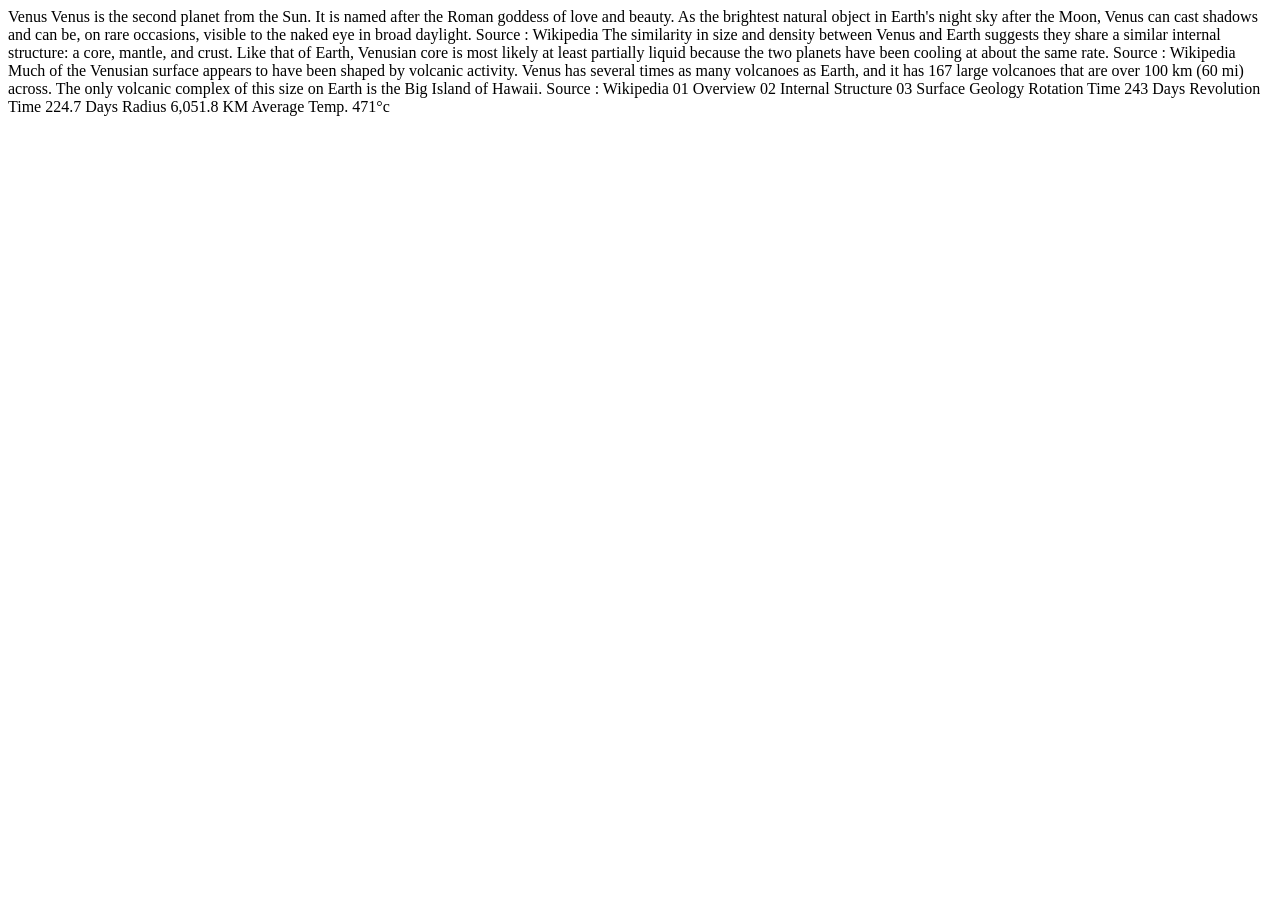
<file: planets/starter-code/venus.html>
<!DOCTYPE html>
<html lang="en">
<head>
  <meta charset="UTF-8">
  <meta name="viewport" content="width=device-width, initial-scale=1.0">

  <link rel="icon" type="image/png" sizes="32x32" href="./assets/favicon-32x32.png">
  
  <title>Frontend Mentor | Planets fact site</title>
</head>
<body>
  Venus

  <!-- Overview Content Start -->

  Venus is the second planet from the Sun. It is named after the 
  Roman goddess of love and beauty. As the brightest natural object 
  in Earth's night sky after the Moon, Venus can cast shadows and 
  can be, on rare occasions, visible to the naked eye in broad daylight.

  Source : Wikipedia <!-- URL: https://en.wikipedia.org/wiki/Venus -->

  <!-- Overview Content End -->

  <!-- Internal Structure Content Start -->

  The similarity in size and density between Venus and Earth suggests 
  they share a similar internal structure: a core, mantle, and crust. 
  Like that of Earth, Venusian core is most likely at least partially 
  liquid because the two planets have been cooling at about the same rate.

  Source : Wikipedia <!-- URL: https://en.wikipedia.org/wiki/Venus#Internal_structure -->

  <!-- Internal Structure Content End -->

  <!-- Surface Geology Content Start -->

  Much of the Venusian surface appears to have been shaped by volcanic activity. 
  Venus has several times as many volcanoes as Earth, and it has 167 large 
  volcanoes that are over 100 km (60 mi) across. The only volcanic complex 
  of this size on Earth is the Big Island of Hawaii.

  Source : Wikipedia <!-- URL: https://en.wikipedia.org/wiki/Venus#Surface_geology -->

  <!-- Surface Geology Content End -->

  01 Overview
  02 Internal Structure
  03 Surface Geology

  Rotation Time
  243 Days

  Revolution Time
  224.7 Days

  Radius
  6,051.8 KM

  Average Temp.
  471°c
</body>
</html>
</file>
<file: password_generation/style/style.css>
@font-face {
    font-family: "JetBrainsMono";
    src: url("../fonts/JetBrainsMono-VariableFont_wght.ttf") format("truetype");
    font-weight: 100 900;
    font-style: normal;
}

@font-face {
    font-family: "JetBrainsMono";
    src: url("../fonts/JetBrainsMono-Italic-VariableFont_wght.ttf") format("truetype");
    font-weight: 100 900;
    font-style: italic;
}

@font-face {
    font-family: "JetBrainsMono";
    src: url("../fonts/static/JetBrainsMono-Bold.ttf") format("truetype");
    font-weight: 700;
    font-style: normal;
}

@font-face {
    font-family: "JetBrainsMono";
    src: url("../fonts/static/JetBrainsMono-BoldItalic.ttf") format("truetype");
    font-weight: 700;
    font-style: italic;
}

:root {
    --bg-color: #24232C;
    --text-color: #E6E5EA;
    --accent-color: #A4FFAF;
    --color-text2: #817D92;
}

body {
    background-color: black;
}

.wrapper {
    padding-top: 100px;
    margin-inline: auto;
    max-width: 540px;
    max-height: 665px;
    display: flex;
    flex-direction: column;
    justify-content: center;
}

h1 {
    font-family: 'JetBrainsMono';
    font-style: normal;
    font-weight: 700;
    font-size: 24px;
    line-height: 32px;
    color: var(--color-text2);
    text-align: center;
    padding-bottom: 31px;
}

#copy {
    display: flex;
    align-items: center;
    gap: 16px;
color: var(--accent-color);
}

.copied{
    font-family: 'JetBrainsMono';
font-style: normal;
font-weight: 700;
font-size: 18px;
line-height: 24px;
}

#copy:active {
    color: var(--text-color);
}



.generated_password {
    max-width: 540px;
    max-height: 80px;
    background-color: var(--bg-color);
    display: flex;
    align-items: center;
    justify-content: space-between;
    padding-inline: 32px;
    padding-block: 28px;
}

.generated_password>input {
    font-family: 'JetBrainsMono';
    font-style: normal;
    font-weight: 700;
    font-size: 32px;
    line-height: 42px;
    color: var(--text-color);
    max-width: 380px;
    background-color: var(--bg-color);
    border: none;
    outline: none;
}

.options {
    background-color: var(--bg-color);
    padding-block-start: 24px;
    padding-block-end: 32px;
    padding-inline: 32px;
    margin-top: 24px;
}

.all_length_text {
    display: flex;
    align-items: center;
    justify-content: space-between;
    padding-top: 16px;
}

.all_length_text>p {
    height: 24px;
    font-family: 'JetBrainsMono';
    font-style: normal;
    font-weight: 700;
    font-size: 18px;
    color: var(--text-color);
}

#lengthText {
    height: 42px;
    font-family: 'JetBrainsMono';
    font-style: normal;
    font-weight: 700;
    font-size: 32px;
    line-height: 42px;
    color: var(--accent-color);
}

#length {
    -webkit-appearance: none;
    appearance: none;
    width: 100%;
    height: 8px;
    background: #18171F;
    border-radius: 0px;
    margin-bottom: 42px;
    cursor: pointer;
}

#length::-webkit-slider-thumb {
    -webkit-appearance: none;
    appearance: none;
    width: 28px;
    height: 28px;
    border-radius: 50%;
    background: var(--text-color);
}
#length::-webkit-slider-thumb:active {
    border: 2px solid var(--accent-color);
    background-color: #18171F;
}
#length::-moz-range-thumb:active {
    border: 2px solid var(--accent-color);
    background-color: #18171F;
}


#length::-moz-range-progress {
    background: var(--accent-color);
    height: 8px;
}

#length::-moz-range-thumb {
    width: 28px;
    height: 28px;
    border-radius: 50%;
    background: var(--text-color);
    border: none;
    cursor: pointer;
}

input[type="checkbox"] {
    appearance: none;
    -webkit-appearance: none;
    -moz-appearance: none;
    width: 20px;
    height: 20px;
    background-color: transparent;
    cursor: pointer;
    position: relative;
}


input[type="checkbox"]:checked {
    background-color: var(--accent-color);
}


input[type="checkbox"]:checked::after {
    content: url('../images/icon-check.svg');
    color: rgb(0, 0, 0);
    position: absolute;
    top: 50%;
    left: 50%;
    transform: translate(-50%, -40%);

}

input[type="checkbox"]:not(:checked) {
    border: 2px solid var(--text-color);
}

label {
    font-family: 'JetBrainsMono';
    font-style: normal;
    font-weight: 700;
    font-size: 18px;
    line-height: 24px;
    color: var(--text-color);
    cursor: pointer;
}

.field {
    display: flex;
    align-items: center;
    gap: 24px;
    padding-bottom: 20px;
}


.strength {
    display: flex;
    align-items: center;
    justify-content: space-between;
    max-width: 476px;
    max-height: 72px;
    background-color: #18171F;
    padding-block: 20px;
    padding-inline: 31px;
}

.strength>p {

    font-family: 'JetBrainsMono';
    font-style: normal;
    font-weight: 700;
    font-size: 18px;
    line-height: 24px;
    color: var(--color-text2);
}

.strength-bar {
    background-image: url(../images/medium.png);
    background-repeat: no-repeat;
    background-size: contain;
    width: 50px;
    height: 25px;
    max-width: 166px;

}

.strength-info {
    display: flex;
    align-items: center;
    gap: 16px;
}

.strength-info>span {
    font-family: 'JetBrainsMono';
    font-style: normal;
    font-weight: 700;
    font-size: 24px;
    line-height: 32px;
    color: var(--text-color)
}

.generate {
    max-width: 476px;
    max-height: 65px;
    border: none;
    background: var(--accent-color);
    width: 100%;
    padding-block: 21px;
    font-family: 'JetBrainsMono';
    font-style: normal;
    font-weight: 700;
    font-size: 18px;
    line-height: 24px;
    color: var(--bg-color);
    margin-top: 32px;
}


.generate:active {
    border: 2px solid var(--accent-color);
    background-color: transparent;
    color: var(--accent-color);
}
</file>
<file: planets/style/style.css>
:root {
    --white: #FFFFFF;
    --dark--blue: #070724;
    --dark--gray: #38384F;
    --light--gray: #838391;
    --mercury: #419EBB;
    --venus: #EDA249;
    --earth: #6f2ed6;
    --mars: #D14C32;
    --jupiter: #D83A34;
    --saturn: #CD5120;
    --uranus: #1ec2a4;
    --neptune: #2d68f0;
    --font-antoinino: 'Antonio', sans-serif;
    --font-spartan: 'League Spartan', sans-serif;
    --active-color: #419EBB;
}


body {
    background-color: var(--dark--blue);
    color: var(--white);
    background-image: url(../images/background-stars.svg);
    padding-inline: 5px;
}

header {
    display: flex;
    justify-content: space-between;
    margin-inline-start: 32px;
    margin-inline-end: 40px;
    padding-block-end: 20px;
    align-items: center;




    .header__logo {
        font-family: var(--font-antoinino);
        font-style: normal;
        font-weight: 400;
        font-size: 28px;
        line-height: 36px;
        letter-spacing: -1.05px;
        text-transform: uppercase;
        color: var(--white);
        padding-block-start: 15px;
    }
}

main,
footer {
    max-width: 1100px;
    margin: 0 auto;
}

li>button {
    font-family: var(--font-spartan);
    font-style: normal;
    font-weight: 400;
    font-size: 11px;
    line-height: 25px;
    letter-spacing: 1px;
    text-transform: uppercase;
    color: var(--white);
    opacity: 0.75;
    padding-block-start: 20px;
}

.active_nav {
    opacity: 1;
    border-top: 4px solid var(--active-color);
}

.nav__list {
    display: flex;
    gap: 33px;
    align-items: center;
}

hr {
    background: var(--white);
    mix-blend-mode: normal;
    opacity: 0.2;
}

.header__line {
    display: none;
}

main {
    padding-top: 70px;
    padding-bottom: 76px;
    display: flex;
    justify-content: space-between;
    align-items: center;

}

.burger {
    display: none;
  
    flex-direction: column;
    justify-content: space-between;
    width: 24px;
    height: 18px;
    background: none;
    border: none;
    cursor: pointer;
}

.burger span {
    display: block;
    height: 3px;
    width: 100%;
    background: white;
    border-radius: 2px;
}

.burger_active{
mix-blend-mode: normal;
opacity: 0.25;

}


.planets_img {
    width: 666px;
    height: 666px;
    display: flex;
    justify-content: center;
    align-items: center;
    position: relative;

}

.geology {
    background-image: url(../images/geology-mercury.png);
    background-size: cover;
    background-repeat: no-repeat;
    position: absolute;
    bottom: 0;
    left: 50%;
    bottom: 0;
    transform: translateX(-50%) translateY(-50%);
    width: 163px;
    height: 199px;
}



.planets_name {
    font-family: var(--font-antoinino);
    font-style: normal;
    font-weight: 400;
    font-size: 80px;
    line-height: 104px;
    text-transform: uppercase;
    color: var(--white);
    padding-bottom: 23px;

}

.planets_description {
    font-family: var(--font-spartan);
    font-style: normal;
    font-weight: 400;
    font-size: 14px;
    line-height: 25px;
    color: var(--white);
    max-width: 350px;
    padding-bottom: 24px;

}

.wikipedia {
    font-family: var(--font-spartan);
    font-style: normal;
    font-weight: 400;
    font-size: 14px;
    line-height: 25px;
    color: var(--white);
    mix-blend-mode: normal;
    opacity: 0.5;
    margin-bottom: 39px;

    a {

        font-family: var(--font-spartan);
        font-style: normal;
        font-weight: 700;
        font-size: 14px;
        line-height: 25px;
        text-decoration-line: underline;
        color: var(--white);
        mix-blend-mode: normal;
        opacity: 0.5;


    }

    a::after {
        content: '';
        display: inline-block;
        width: 12px;
        height: 12px;
        margin-left: 8px;
        background-image: url(../images/icon_wiki.png);
        background-size: cover;
        background-repeat: no-repeat;
        vertical-align: middle;


    }
}

.menu {
    display: flex;
    flex-direction: column;
    gap: 16px;
}

.mobile_menu {
    display: none;
}

.menu-item:active {

    background: hsla(0, 0%, 85%, 0.2);
    mix-blend-mode: normal;
    color: var(--white);
}


.menu-item.active {
    background-color: var(--active-color);
    border-bottom: none;
}


.menu-item {
    cursor: pointer;
    width: 350px;
    height: 48px;
    mix-blend-mode: normal;
    border: 1px solid rgba(255, 255, 255, 0.2);
    display: flex;
    align-items: center;
    padding-inline-start: 28px;
    gap: 25px;
    font-family: var(--font-spartan);
    font-style: normal;
    font-weight: 700;
    font-size: 12px;
    line-height: 25px;
    letter-spacing: 2.57143px;
    text-transform: uppercase;
    color: var(--white);


    .menu-number {
        font-family: var(--font-spartan);
        font-style: normal;
        font-weight: 700;
        font-size: 12px;
        line-height: 25px;
        letter-spacing: 2.57143px;
        text-transform: uppercase;
        color: #FFFFFF;
        mix-blend-mode: normal;
        opacity: 0.5;

    }

    .menu-title {
        font-family: var(--font-spartan);
        font-style: normal;
        font-weight: 700;
        font-size: 12px;
        line-height: 25px;
        letter-spacing: 2.57143px;
        text-transform: uppercase;
        color: var(--white);

    }
}







.stats {
    display: flex;
    justify-content: space-around;
    padding-bottom: 56px;
}

.stat-item {
    mix-blend-mode: normal;
    border: 1px solid rgba(255, 255, 255, 0.2);
    max-width: 255px;
    width: 100%;
    height: 128px;
    display: flex;
    flex-direction: column;
    align-items: flex-start;
    justify-content: center;
    padding-left: 23px;


    h3 {
        font-family: var(--font-spartan);
        font-style: normal;
        font-weight: 400;
        font-size: 11px;
        line-height: 25px;
        letter-spacing: 1px;
        text-transform: uppercase;
        color: var(--white);
        mix-blend-mode: normal;
        opacity: 0.5;

    }

    p {
        font-family: var(--font-antoinino);
        font-style: normal;
        font-weight: 400;
        font-size: 40px;
        line-height: 52px;
        letter-spacing: -1.5px;
        text-transform: uppercase;

        color: var(--white);


    }


}
</file>
<file: planets/style/tablet.css>
@media (max-width: 900px) {
    header {
        flex-direction: column;
    }

    main {
        flex-direction: column;
        padding-top: 20px;
    }

    .planets_info {
        display: flex;
        gap: 69px;
        align-items: center
    }

    .planets_img {
        max-width: 422px;
        height: 422px;
        width: 100%;
    }


    .planets_name {
        font-size: 48px;
        line-height: 62px;
    }

    .planets_description {
        font-size: 11px;
        line-height: 22px;
        padding-bottom: 32px;
    }

    .geology {
        transform: translateX(-50%) translateY(0);
        width: 140px;
        height: 171px;
    }



    .menu-item {
        width: 281px;
        height: 40px;

        .menu-title {

            font-size: 9px;
            line-height: 25px;
            letter-spacing: 1.92857px;

        }
    }

    .planets_text {
        max-width: 339px;
    }

    .stat-item {
        max-width: 164px;
        height: 88px;

        h3 {
            font-size: 8px;
            line-height: 16px;
            letter-spacing: 0.727273px;
        }


        .stat-value {
            font-style: normal;
            font-weight: 400;
            font-size: 24px;
            line-height: 31px;
            letter-spacing: -0.9px;

        }
    }
}
</file>
<file: planets/style/mobile.css>
@media (max-width: 600px) {

    header {
        flex-direction: row;
        justify-content: space-between;
        align-items: center;
        padding-block: 16px;
    }

    .header__line {
        display: block;
    }

    .burger {
        display: flex;
        flex-direction: column;
        justify-content: space-between;
        width: 24px;
        height: 18px;
        background: none;
        border: none;
        cursor: pointer;
        z-index: 1001;
    }

    .burger span {
        display: block;
        height: 3px;
        width: 100%;
        background: white;
        border-radius: 3px;
    }


    .planets_mobile_choise {
        position: fixed;
        top: 0;
        left: 0;
        height: 100vh;
        background: #070724;
        margin-top: 86px;
        flex-direction: column;
        transform: translateX(-100%);
        z-index: 100;
    }

    .planets_mobile_choise.open {
        transform: translateX(0);
    }

    .nav__list {
        flex-direction: column;
        gap: 0;
    }

    .planets_mobile_choise li button {
        display: flex;
        gap: 25px;
        padding-block: 20px;
        margin-left: 8px;
        border-bottom: 1px solid rgba(255, 255, 255, 0.1);
        color: white;
        width: 319px;
        /* width: 100%; */
    }

    .planets_mobile_choise li button::before {
        content: "";
        width: 20px;
        height: 20px;
        border-radius: 50%;
        background-color: var(--color);
    }

    .planets_mobile_choise li button::after {
        content: url("../images/icon_for_mb_menu.png");
        margin-left: auto;
        padding-right: 8px;
    }

    main {
        padding-bottom: 28px;
    }

    .menu {
        display: flex;
        flex-direction: row;
        justify-content: space-around;
        align-items: center;
        gap: 0;
        width: 100%;
        padding-inline: 16px;
        margin-top: 24px;
    }

    .menu-number {
        display: none;
    }


    .menu-item {
        border: none;
        width: auto;
        height: auto;
        padding: 8px 6px;
        display: flex;
        flex-direction: column;
        align-items: center;
        justify-content: center;
        gap: 4px;
        background: transparent;

    }


      .menu-item.active {
    background: transparent;
    border-bottom: 4px solid var(--active-color);
    padding-top: 4px;
  }
 

    .planets_img {
        max-width: 256px;
    }

    .planets_text {
        align-items: center;
        padding-top: 41px;
    }

    .stats {
        flex-direction: column;
        align-items: center;
        gap: 8px;
    }

    .stat-item {
        max-width: 327px;
        width: 100%;
        flex-direction: row;
        justify-content: space-between;
        align-items: center;
        padding-right: 23px;
        height: 48px;

        .stat-value {
            font-size: 20px;
            line-height: 26px;
            text-align: right;
            letter-spacing: -0.75px;


        }

        h3 {
            font-weight: 700;
            font-size: 10px;
            line-height: 16px;
            letter-spacing: 0.727273px;
            text-transform: uppercase;

        }
    }

    .active_nav{
        border-top: none;
        border-left:  4px solid var(--active-color);
        padding-left: 5px;
    }
.no-scroll {
    overflow: hidden;
}



}
</file>
<file: promodro/style/style.css>
body {
    background-color: var(--active);
    font-family: 'Kumbh Sans';
    font-weight: 700;
}



:root {
    --active: #1E213F;
    --dark-blue: #161932;
    --main-color: #F87070;
    --light: #D7E0FF;
    --light-input: #EFF1FA;
    --main-light: #70F3F8;
    --dark-light: #D881F8;
}

.container {
    padding-top: 40px;
    max-width: 440px;
    margin-inline: auto;
    display: flex;
    flex-direction: column;
    align-items: center;
}

.modes {
    margin-top: 63px;
    background: var(--dark-blue);
    border-radius: 31.5px;
    z-index: 2;
}


.mode {
    /* font-family: 'Kumbh Sans'; */
    font-style: normal;
    font-weight: 700;
    font-size: 14px;
    line-height: 17px;
    border-radius: 26.5px;
    padding-top: 19px;
    padding-bottom: 12px;
    padding-inline: 24px;
    margin: 7px;
    color: rgba(215, 224, 255, 0.4);
    
}

.mode:hover {
    color: var(--light);
}


.circle {
    width: 410px;
    height: 410px;
    border-radius: 50%;
    background: linear-gradient(315deg, #2E325A 0%, #0E112A 100%);
    box-shadow: -50px -50px 100px #272C5A, 50px 50px 100px #121530;
    display: flex;
    justify-content: center;
    align-items: center;
    margin-top: 45px;
    z-index: 1;
}

.timer {
    width: 366px;
    height: 366px;
    border-radius: 50%;
    background: var(--dark-blue);
    display: flex;
    flex-direction: column;
    justify-content: center;
    align-items: center;
    text-align: center;
    position: relative;
}


.time-display {
    /* font-family: 'Kumbh Sans'; */
    font-style: normal;
    font-size: 100px;
    line-height: 124px;
    text-align: center;
    letter-spacing: -5px;
    color: var(--light);
}

.timer-btn {
    /* font-family: 'Kumbh Sans'; */
    font-family: inherit;
    font-style: normal;
    font-weight: 700;
    font-size: 16px;
    line-height: 20px;
    letter-spacing: 15px;
    color: var(--light);
    margin-top: 19px;
    z-index: 5;
}


.progress-ring {
  position: absolute;
  top: 0;
  left: 0;
  transform: rotate(-90deg); 
}

.progress-ring__circle {
  transition: stroke-dashoffset 0.3s linear;
  transform-origin: 50% 50%;
  stroke: var(--main-color);
}


.active_color {
    background: var(--main-color);
    color: var(--active)
}



.settings-btn {
    margin-top: 63px;
}

.modal {
    position: fixed;
    top: 0;
    left: 0;
    width: 100%;
    height: 100%;
    background: rgba(0, 0, 0, 0.6);
    z-index: 5;
    display: flex;
    justify-content: center;
    align-items: center;
    opacity: 0;
    pointer-events: none;
    transition: opacity 0.3s ease;
    display: none;
}

.font-options {
    display: flex;
    gap: 16px;
    align-items: center;
}

.font-options label {
    width: 40px;
    height: 40px;
    display: flex;
    justify-content: center;
    align-items: center;
    border-radius: 50%;
    background-color: var(--light-input);
    color: var(--active);
    cursor: pointer;
    transition: background-color 0.3s;
 
}



.modal-content {
    background: white;
    padding-left: 40px;
    padding-right: 38px;
    border-radius: 25px;
    position: relative;
    max-width: 540px;
    display: flex;
    flex-direction: column;
}

h2 {
    /* font-family: 'Kumbh Sans'; */
    font-style: normal;
    font-weight: 700;
    font-size: 28px;
    line-height: 35px;
    color: var(--dark-blue);
    padding-top: 34px;
    padding-bottom: 31px;
    border-bottom: 1px solid var(--light)
}

h4 {
    /* font-family: 'Kumbh Sans'; */
    font-style: normal;
    font-weight: 700;
    font-size: 13px;
    line-height: 16px;
    letter-spacing: 5px;
    color: var(--dark-blue);
    padding-top: 28px;
    padding-bottom: 22px;
}


.modal.active {
    opacity: 1;
    pointer-events: auto;
}



#close-btn {
    position: absolute;
    top: 47px;
    right: 20px;
    font-size: 27px;
    mix-blend-mode: normal;
    opacity: 0.5;
    cursor: pointer;
    color: var(--active);
}

.time-settings {
    display: flex;
    gap: 20px;
    padding-bottom: 24px;
}

.break-settings {
    display: flex;
    flex-direction: column;
    gap: 8px;
}

input[type="number"] {
    background: var(--light-input);
    border-radius: 10px;
    /* font-family: 'Kumbh Sans'; */
    font-style: normal;
    font-weight: 700;
    font-size: 14px;
    line-height: 17px;
    color: var(--active);
    width: 140px;
    height: 48px;
    padding-left: 16px;
    padding-right: 48px;
}

.break-settings label {
    /* font-family: 'Kumbh Sans'; */
    font-style: normal;
    font-weight: 700;
    font-size: 12px;
    line-height: 15px;
    color: var(--active);
    mix-blend-mode: normal;
    opacity: 0.4;
    position: relative;
}


input[type="number"]::-webkit-inner-spin-button,
input[type="number"]::-webkit-outer-spin-button {
    -webkit-appearance: none;
    margin: 0;
}

.number-input {
    position: relative;
    display: inline-block;
    vertical-align: middle;
}


.arrows {
    position: absolute;
    right: 12px;
    top: 50%;
    transform: translateY(-50%);
    display: flex;
    flex-direction: column;
    z-index: 2;
}

.arrow {
    background: transparent;
    border: none;
    padding: 4px;
    width: 28px;
    display: flex;
    align-items: center;
    justify-content: center;
    cursor: pointer;
    border-radius: 4px;
}

.arrow svg {
    display: block;
}

.arrow:active svg path {
    stroke-opacity: 1;
}

.text-and-color {
    display: flex;
    justify-content: space-between;
    align-items: center;
    padding-top: 24px;
    /* font-family: 'Kumbh Sans'; */
    font-style: normal;
    font-weight: 700;
    font-size: 13px;
    line-height: 16px;
    letter-spacing: 5px;
    color: var(--dark-blue);
    padding-bottom: 24px;


}

.font-options input[type="radio"] {
    display: none;
   

}


.color-options input[type="radio"] {
    -webkit-appearance: none;
    -moz-appearance: none;
    appearance: none;
    width: 40px;
    height: 40px;
    margin: 0;
    background: #EFF1FA;
    border-radius: 50%;
    position: relative;
}




.text-and-color:last-of-type {
    padding-bottom: 59px;
}

.color-options{
    display: flex;
    gap: 16px;
    align-items: center;
}

.color-options input[type="radio"]::after {
    content: "";
    position: absolute;
    background-image: url(../images/Path\ 2.png);
    background-size: contain;
    background-repeat: no-repeat;
    width: 14px;
    height: 10px;
    top: 50%;
    left: 50%;
    transform: translate(-50%, -50%);
    opacity: 0;
}

.color-options input[type="radio"]:checked::after {
    opacity: 1;
}


#color1 {
    background-color: var(--main-color);
    cursor: pointer;
}

#color2 {
    background-color: var(--main-light);
    cursor: pointer;

}

#color3 {
    background-color: var(--dark-light);
    cursor: pointer;
}

.font-options label span {
  font-size: 15px;
  line-height: 1;
  opacity: 0.73;
}

input#font1 + label span {
font-family: 'Kumbh Sans';
font-style: normal;
font-weight: 700;
line-height: 19px;

}

input#font2 + label span {
font-family: 'Roboto Slab';
font-style: normal;
font-weight: 400;
line-height: 20px;
mix-blend-mode: normal;


}

input#font3 + label span {
font-family: 'Space Mono';
font-style: normal;
font-weight: 700;
line-height: 22px;
mix-blend-mode: normal;


}


.font-options input[type="radio"]:checked + label {
    background-color: var(--dark-blue);
    color: white;
    opacity: 1;
}

.font-options input[type="radio"]:checked + label span {
    opacity: 1;
}


.apply-btn {
    background: var(--main-color);
    border-radius: 26.5px;
    width: 140px;
    padding-top: 21px;
    padding-bottom: 16px;
    font-family: 'Kumbh Sans';
    font-style: normal;
    font-weight: 700;
    font-size: 16px;
    line-height: 20px;
    text-align: center;
    color: #FFFFFF;
    position: absolute;
    bottom: 0%;
    right: 50%;
    transform: translate(50%, 50%);

}

.apply-btn:hover {
    background: #FF9797;
}
</file>
<file: tipСalculator/style/style.css>
body {
    background-color: rgb(173, 250, 239);
}

:root {
    --light-cyan: #F3F9FA;
    --strong-cyan: #26C2AE;
    --dark-cyan: #00474B;
    --white: #FFFFFF;
    --gray-text: #5E7A7D;
    --custom-color: #547878;
    --light-green: #9FE8DF;
}



.container {
    max-width: 920px;
    margin: 0 auto;
    display: flex;
    flex-direction: column;
    align-items: center;
    padding-top: 50px;
}

.calculator {
    background-color: var(--white);
    max-width: 920px;
    display: flex;
    gap: 48px;
    border-radius: 25px;
    padding-block: 32px;
    padding-right: 32px;
    padding-left: 40px;
    margin-top: 87px;
}

.input-container-bill {
    display: flex;
    flex-direction: column;
    gap: 6px;
    width: 100%;
    margin-bottom: 40px;
}

.input-container-people {
    display: flex;
    flex-direction: column;
    gap: 6px;
    width: 100%;
}

.input-container-bill label,
.select-tip,
.input-container-people label {
    font-family: 'Space Mono';
    font-style: normal;
    font-weight: 700;
    font-size: 16px;
    line-height: 24px;
    color: var(--gray-text);
}

#bill {
    background: var(--light-cyan);
    border: none;
    width: 100%;
    text-align: right;
    font-family: 'Space Mono';
    font-style: normal;
    font-weight: 700;
    font-size: 24px;
    line-height: 36px;
    color: var(--dark-cyan);
    padding-block: 6px;
    padding-right: 17px;
    border: 2px solid transparent;
    
}

.input-icon {
  position: relative;
}

.icon-dollar {
  position: absolute;
  left: 16px;
  top: 50%;
  transform: translateY(-50%);
  width: 16px;
  height: 16px;
  background: url('../images/icon-dollar.svg') no-repeat center/contain;
  pointer-events: none;
}

.bill {
  padding-left: 36px; 
}

#bill:focus, #people:focus {
    border: 2px solid var(--strong-cyan);
    outline: none;
}

.tip-container {
    display: flex;
    gap: 16px;
    flex-wrap: wrap;
    margin-top: 16px;
    margin-bottom: 40px;
}

.tip {
    background: var(--dark-cyan);
    border-radius: 5px;
    max-width: 117px;
    max-height: 48px;
    color: var(--white);
    padding-block: 6px;

}

.tip:active {
    background-color: var(--light-green);
    color: var(--dark-cyan);
}

.tip,
.custom-tip {
    font-family: 'Space Mono';
    font-style: normal;
    font-weight: 700;
    font-size: 24px;
    line-height: 36px;
    text-align: center;
    flex: 1 1 calc(33.333%);


}

.active {
    background-color: var(--light-green);
    color: var(--dark-cyan);
}

.custom-tip {
    background: var(--light-cyan);
    border: none;
    border-radius: 5px;
    max-width: 117px;
    max-height: 48px;
    cursor: pointer;
    color: var(--custom-color);

}

.custom-tip::placeholder {
    text-align: center;
}

.custom-tip:focus {
    border: 2px solid var(--strong-cyan);
    outline: none;
    text-align: right;

}


.icon-people {
    position: absolute;
    left: 16px;
    top: 50%;
    transform: translateY(-50%);
    width: 16px;
    height: 16px;
    background: url('../images/icon-person.svg') no-repeat center/contain;
    z-index: 2;
    pointer-events: none;
}


#people {
    background: var(--light-cyan);
    border: none;
    width: 100%;
    text-align: right;
    font-family: 'Space Mono';
    font-style: normal;
    font-weight: 700;
    font-size: 24px;
    line-height: 36px;
    color: var(--dark-cyan);
    padding-block: 6px;
    padding-right: 17px;
    border: 2px solid transparent;
    padding-left: 36px;
}



input[type="number"]::-webkit-inner-spin-button,
input[type="number"]::-webkit-outer-spin-button {
    -webkit-appearance: none;

}

.information{
    padding-bottom: 16px;
}

.screeninformation {
    display: flex;
    flex-direction: column;
    justify-content: space-between;
    background-color: var(--dark-cyan);
    padding: 40px;
    border-radius: 15px;
}

.tip-amount,
.total {
    display: flex;
    justify-content: space-between;
    align-items: center;
    margin-bottom: 24px;
}

.tip-amount-amount,
.total-amount {


font-family: 'Space Mono';
font-style: normal;
font-weight: 700;
font-size: 48px;
line-height: 71px;
text-align: right;
letter-spacing: -1px;
color: var(--strong-cyan);

overflow: hidden;
    text-overflow: ellipsis;
    max-width: 250px;

}

.reset {
    background: var(--strong-cyan);
    border-radius: 5px;
    font-family: 'Space Mono';
    font-style: normal;
    font-weight: 700;
    font-size: 20px;
    line-height: 30px;
    text-align: center;
    color: var(--dark-cyan);
    padding-block: 9px;
    width: 333px;

}

.reset:active {
    background: var(--light-green);
}

.tip-amount-label{
font-family: 'Space Mono';
font-style: normal;
font-weight: 700;
font-size: 16px;
line-height: 24px;
color: var(--white);
}
.total-person{
font-family: 'Space Mono';
font-style: normal;
font-weight: 700;
font-size: 13px;
line-height: 19px;
color: var(--gray-text);


}

.notactive{
background: #0D686D;
pointer-events: none;
}
</file>
